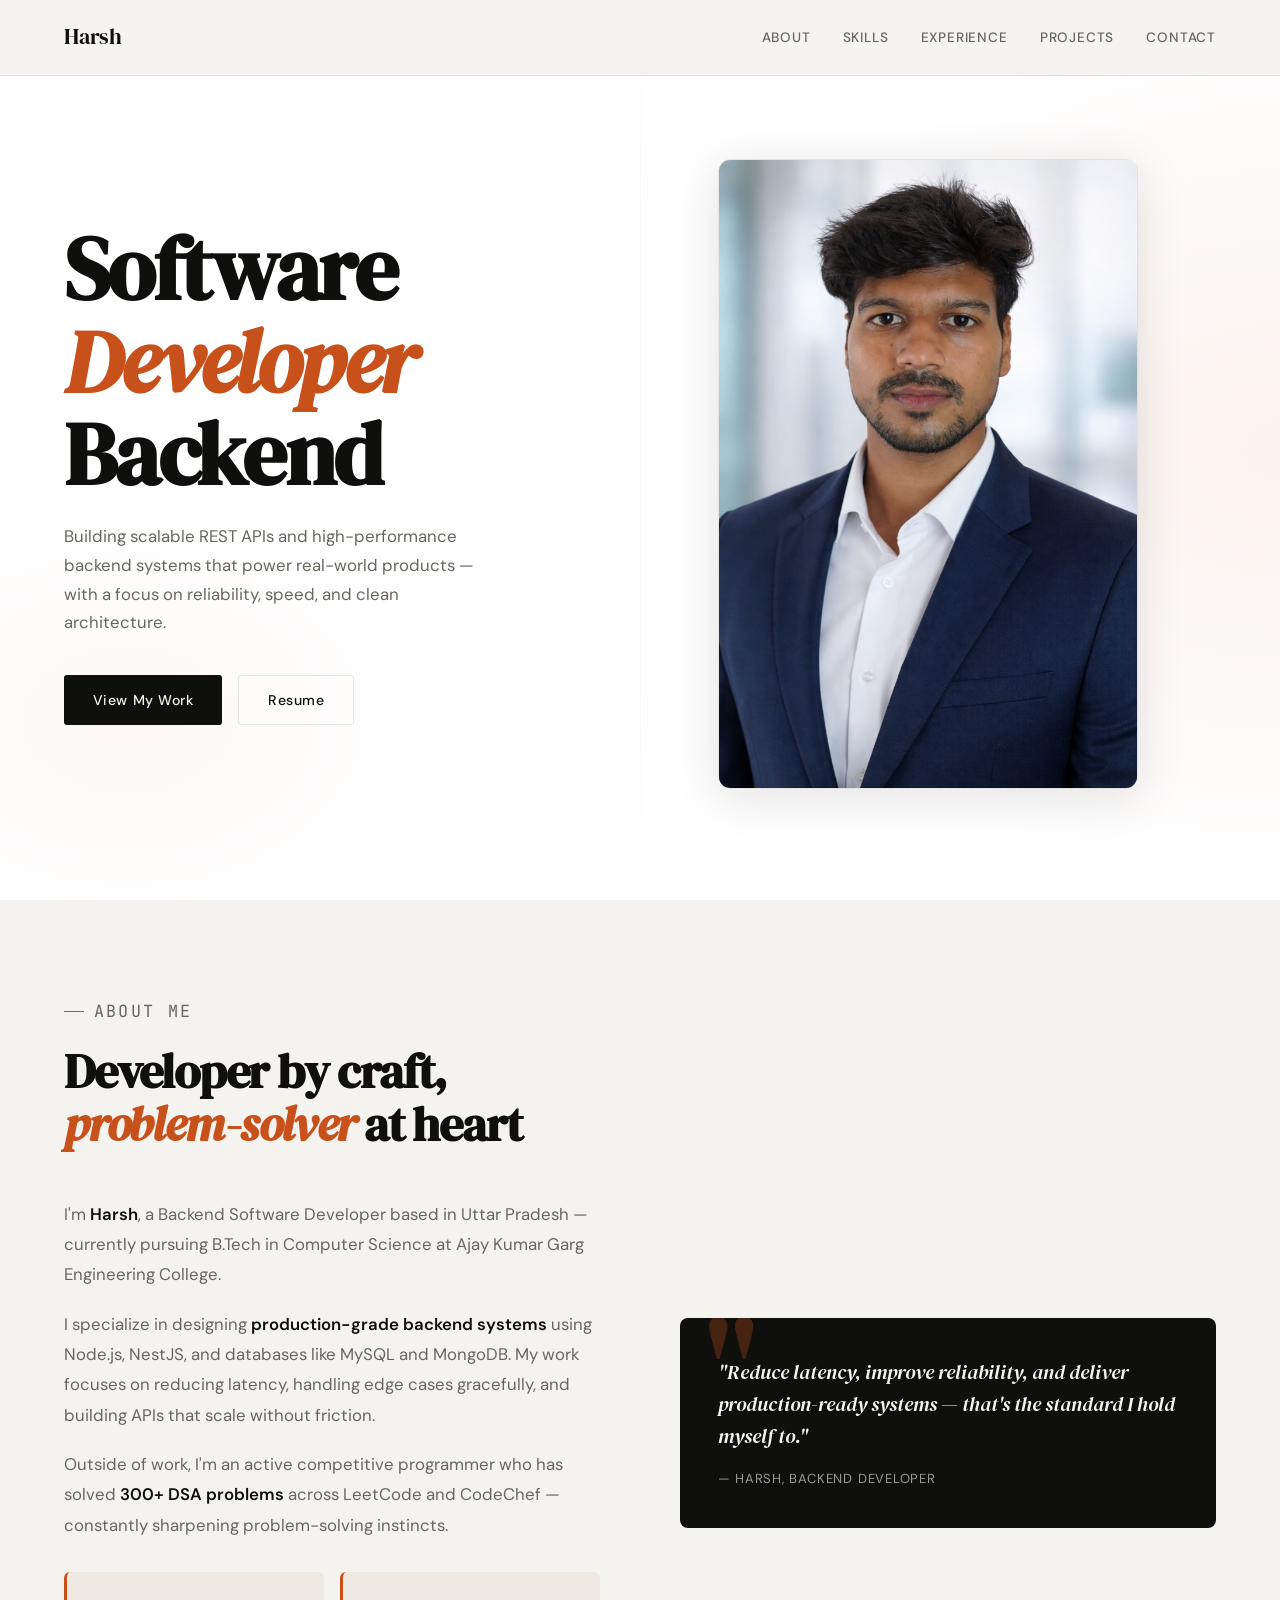
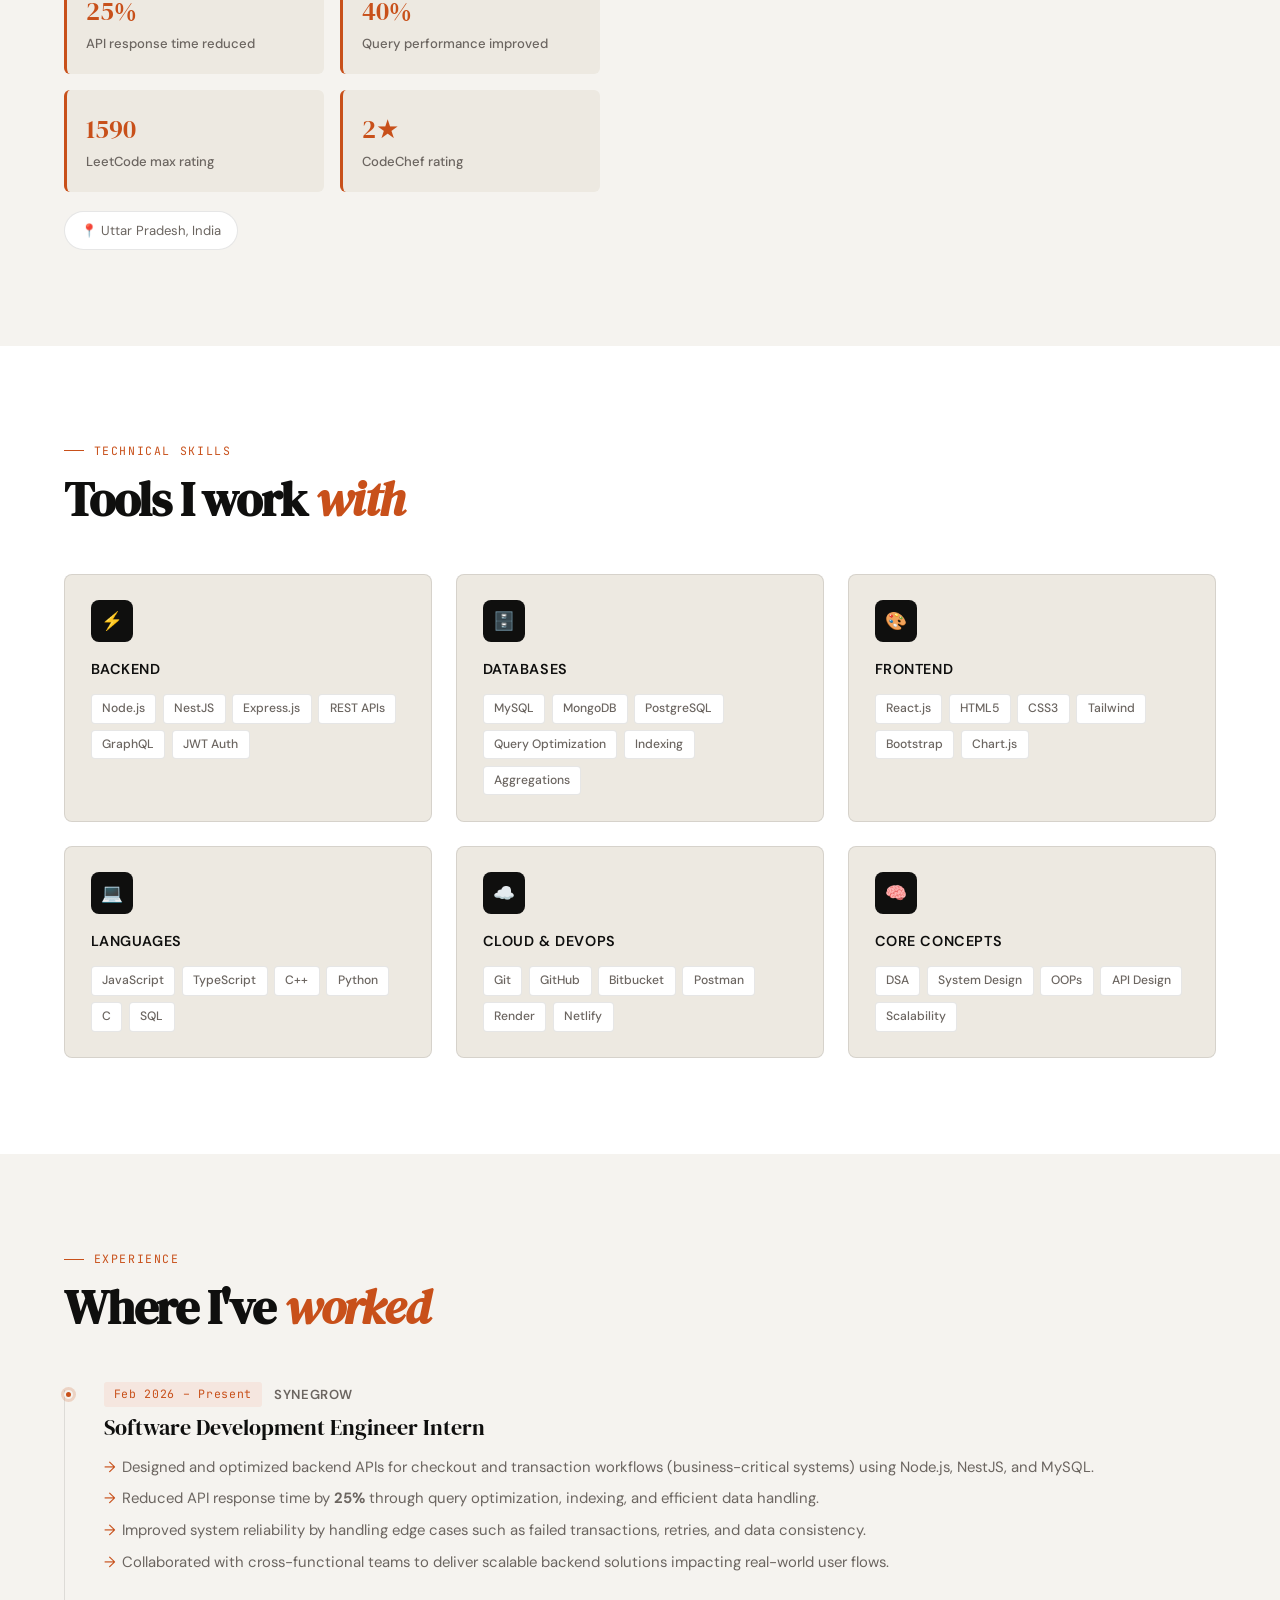
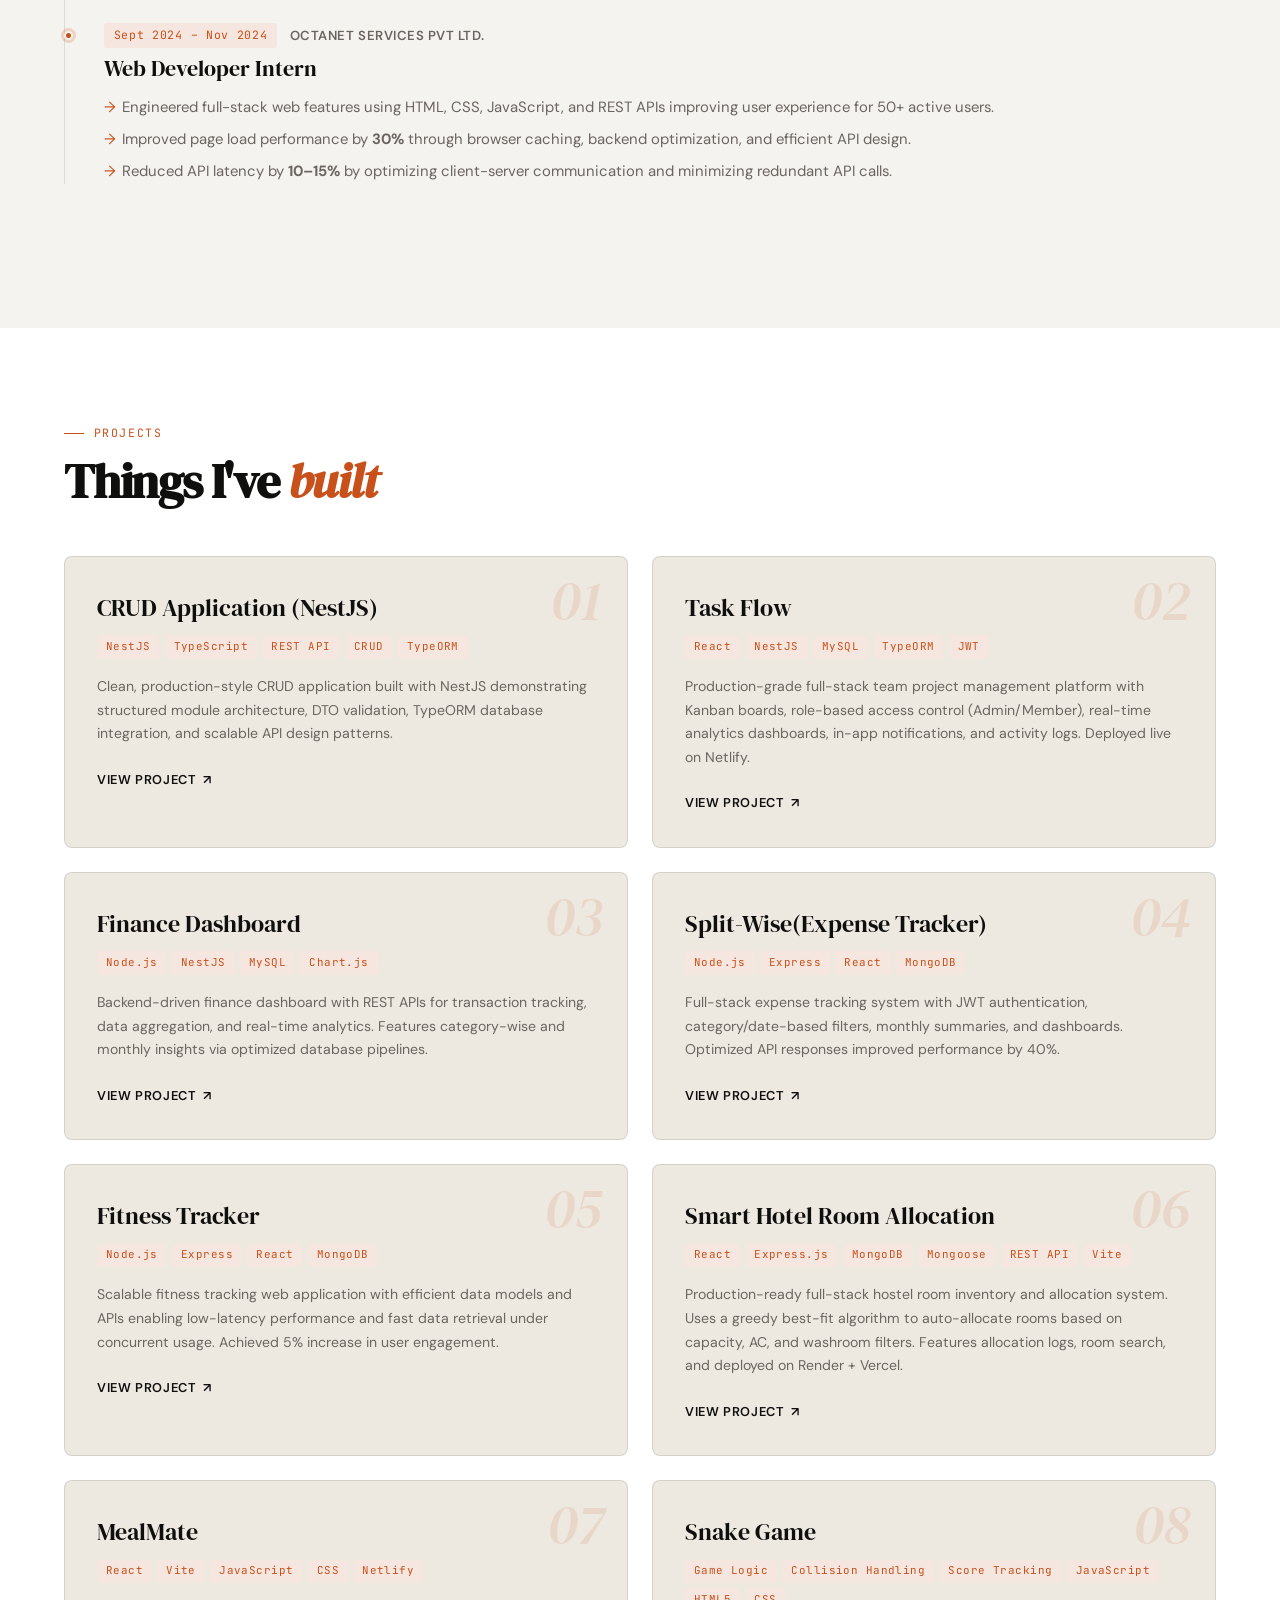
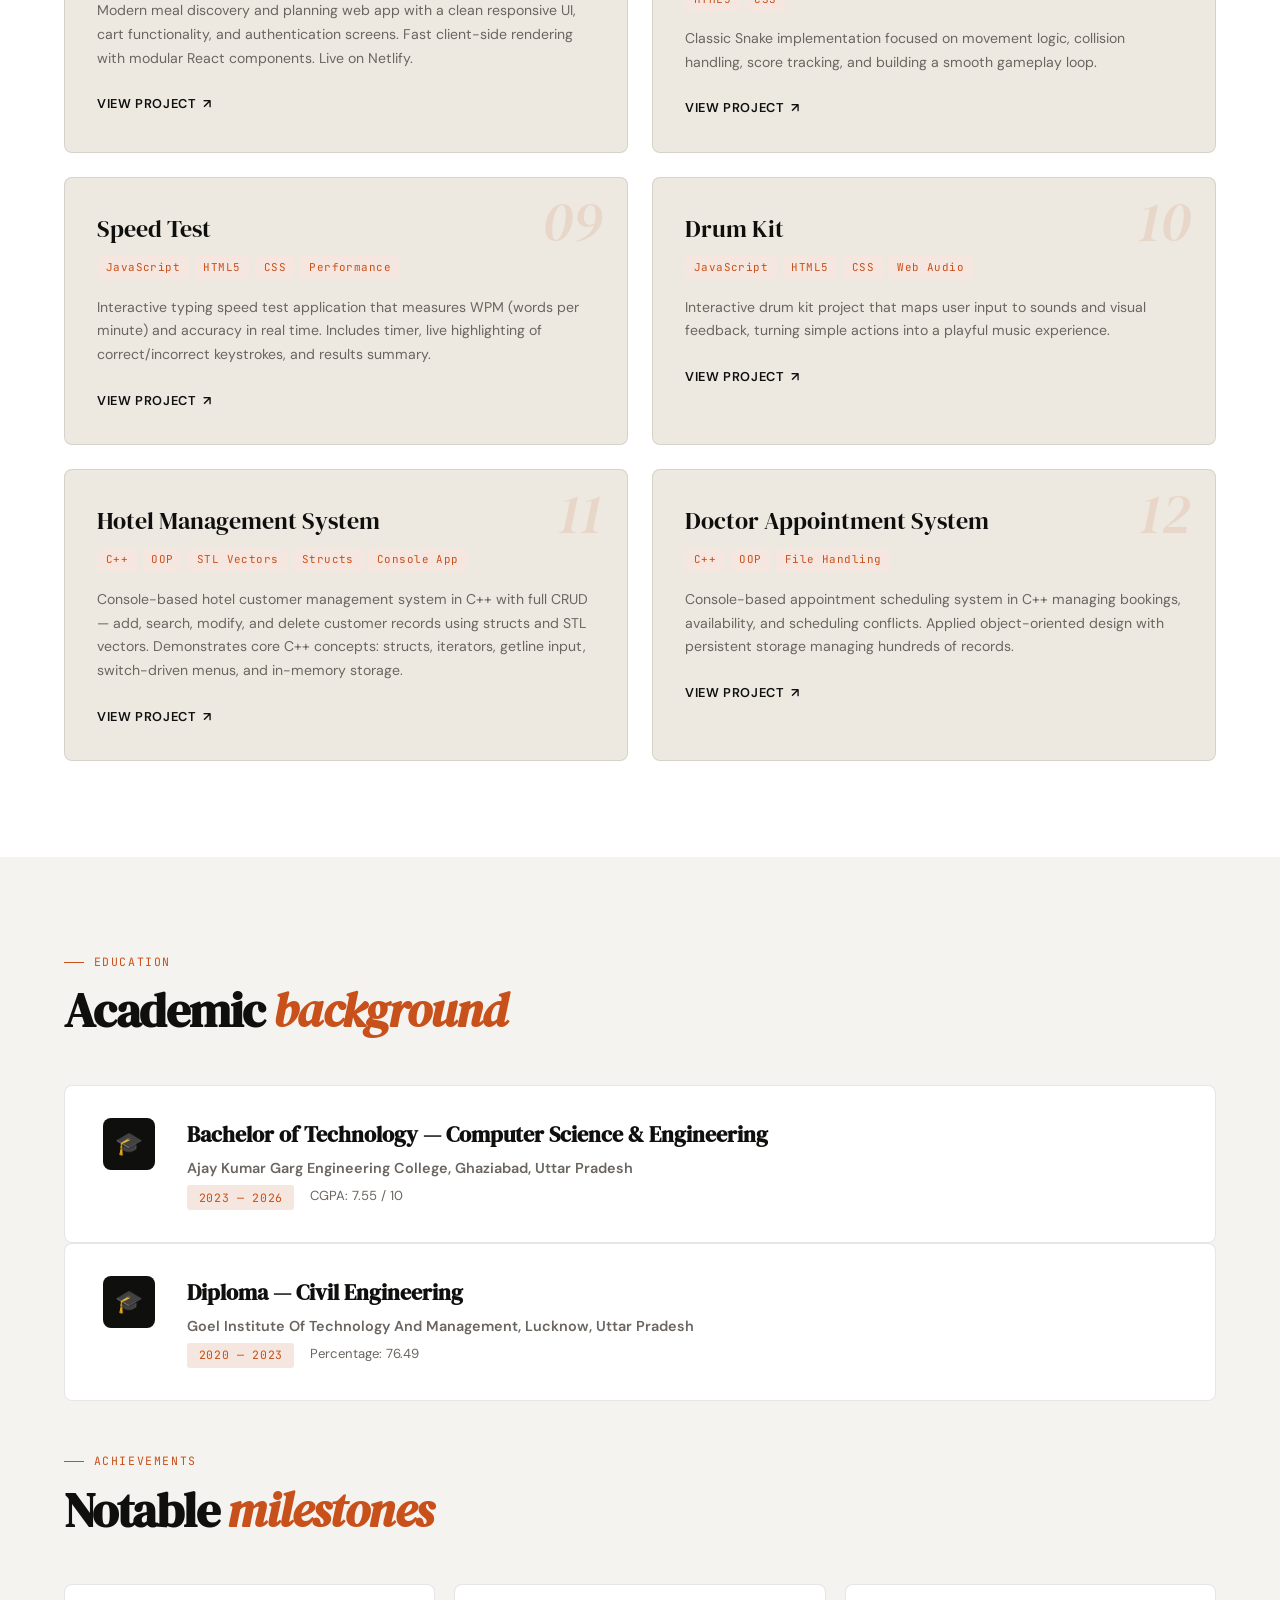
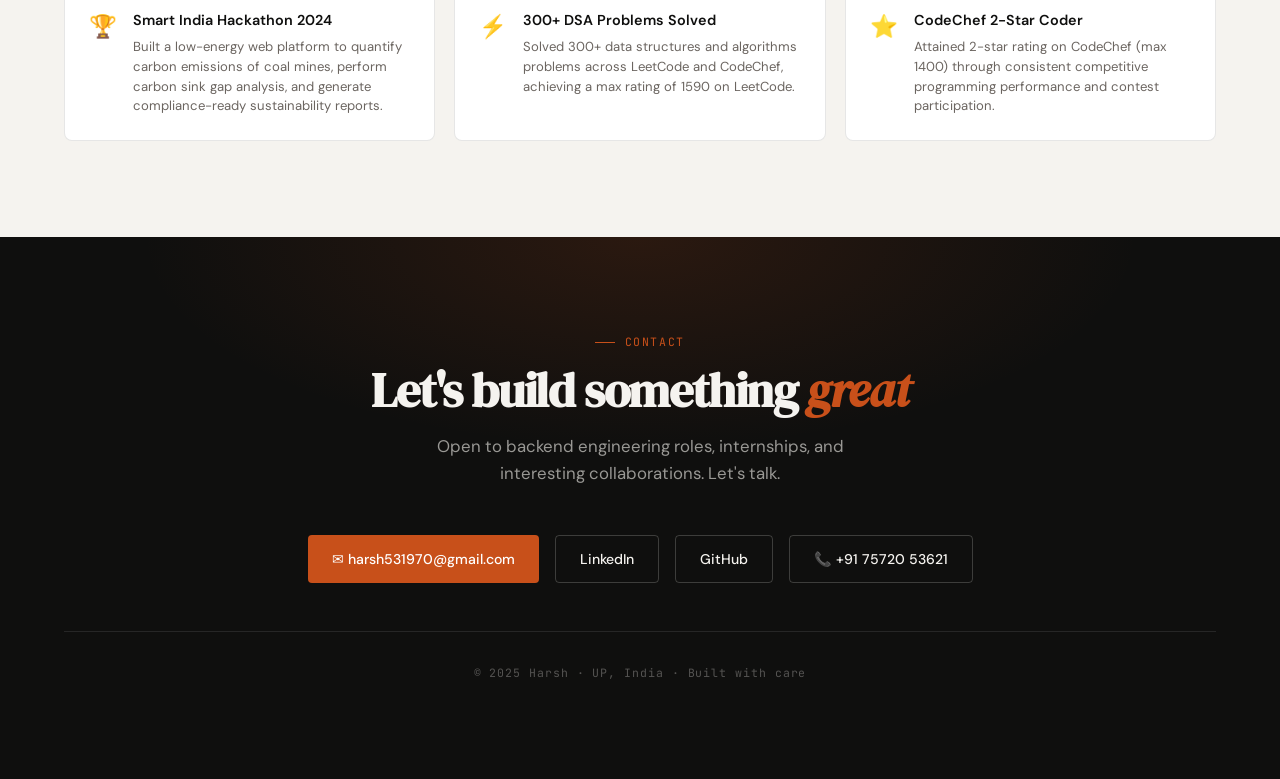
<file: index.html>
<!DOCTYPE html>
<html lang="en">

<head>
  <meta charset="UTF-8">
  <meta name="viewport" content="width=device-width, initial-scale=1.0">
  <title>Harsh — Backend Software Developer</title>
  <link rel="preconnect" href="https://fonts.googleapis.com">
  <link
    href="https://fonts.googleapis.com/css2?family=DM+Serif+Display:ital@0;1&family=DM+Sans:wght@300;400;500;600&family=JetBrains+Mono:wght@400;600&display=swap"
    rel="stylesheet">
  <link rel="stylesheet" href="style.css">
</head>

<body>

  <!-- NAV -->
  <nav id="navbar">
    <a href="#hero" class="nav-logo">Harsh</a>
    <ul class="nav-links" id="navLinks">
      <li><a href="#about" onclick="closeNav()">About</a></li>
      <li><a href="#skills" onclick="closeNav()">Skills</a></li>
      <li><a href="#experience" onclick="closeNav()">Experience</a></li>
      <li><a href="#projects" onclick="closeNav()">Projects</a></li>
      <li><a href="#contact" onclick="closeNav()">Contact</a></li>
    </ul>
    <button class="burger" id="burger" onclick="toggleNav()" aria-label="Menu">
      <span></span><span></span><span></span>
    </button>
  </nav>

  <!-- HERO -->
  <section id="hero">
    <div class="hero-bg"></div>
    <div class="hero-grid-lines"></div>

    <div class="hero-text">
      <!-- <p class="hero-eyebrow">Available for opportunities</p> -->
      <h1>Software<br><em>Developer</em><br>Backend</h1>
      <p class="hero-sub">Building scalable REST APIs and high-performance backend systems that power real-world
        products — with a focus on reliability, speed, and clean architecture.</p>
      <div class="hero-cta">
        <a href="#projects" class="btn-primary">View My Work</a>
        <a href="https://drive.google.com/file/d/17ZhQxYGZKWLHVPjp_nQ4yi4LwKjJM18q/view?usp=drive_link" target="_blank"
          class="btn-outline">Resume</a>
      </div>
    </div>

    <div class="hero-right">
      <div class="hero-photo-wrap">
        <img src="./images/Passport_Size_Photo.jpg" alt="Harsh" class="hero-photo">
      </div>
    </div>
    </div>
    </div>
  </section>

  <!-- ABOUT -->
  <section id="about">
    <div class="about-grid reveal">
      <div class="about-text">
        <p class="section-label">About Me</p>
        <h2>Developer by craft,<br><em>problem-solver</em> at heart</h2>
        <p>I'm <strong>Harsh</strong>, a Backend Software Developer based in Uttar Pradesh — currently pursuing B.Tech
          in Computer Science at Ajay Kumar Garg Engineering College.</p>
        <p>I specialize in designing <strong>production-grade backend systems</strong> using Node.js, NestJS, and
          databases like MySQL and MongoDB. My work focuses on reducing latency, handling edge cases gracefully, and
          building APIs that scale without friction.</p>
        <p>Outside of work, I'm an active competitive programmer who has solved <strong>300+ DSA problems</strong>
          across LeetCode and CodeChef — constantly sharpening problem-solving instincts.</p>
        <div class="about-highlights">
          <div class="highlight-item">
            <div class="hi-num">25%</div>
            <div class="hi-label">API response time reduced</div>
          </div>
          <div class="highlight-item">
            <div class="hi-num">40%</div>
            <div class="hi-label">Query performance improved</div>
          </div>
          <div class="highlight-item">
            <div class="hi-num">1590</div>
            <div class="hi-label">LeetCode max rating</div>
          </div>
          <div class="highlight-item">
            <div class="hi-num">2★</div>
            <div class="hi-label">CodeChef rating</div>
          </div>
        </div>
        <div class="location-chip">📍 Uttar Pradesh, India</div>
      </div>
      <div class="about-visual reveal reveal-delay-2">
        <div class="about-quote-block">
          <blockquote>"Reduce latency, improve reliability, and deliver production-ready systems — that's the standard I
            hold myself to."</blockquote>
          <cite>— Harsh, Backend Developer</cite>
        </div>
      </div>
    </div>
  </section>

  <!-- SKILLS -->
  <section id="skills">
    <p class="section-label reveal">Technical Skills</p>
    <h2 class="reveal">Tools I work <em>with</em></h2>
    <div class="skills-grid">
      <div class="skill-card reveal">
        <div class="skill-card-icon">⚡</div>
        <h3>Backend</h3>
        <div class="skill-tags">
          <span class="skill-tag">Node.js</span>
          <span class="skill-tag">NestJS</span>
          <span class="skill-tag">Express.js</span>
          <span class="skill-tag">REST APIs</span>
          <span class="skill-tag">GraphQL</span>
          <span class="skill-tag">JWT Auth</span>
        </div>
      </div>
      <div class="skill-card reveal reveal-delay-1">
        <div class="skill-card-icon">🗄️</div>
        <h3>Databases</h3>
        <div class="skill-tags">
          <span class="skill-tag">MySQL</span>
          <span class="skill-tag">MongoDB</span>
          <span class="skill-tag">PostgreSQL</span>
          <span class="skill-tag">Query Optimization</span>
          <span class="skill-tag">Indexing</span>
          <span class="skill-tag">Aggregations</span>
        </div>
      </div>
      <div class="skill-card reveal reveal-delay-2">
        <div class="skill-card-icon">🎨</div>
        <h3>Frontend</h3>
        <div class="skill-tags">
          <span class="skill-tag">React.js</span>
          <span class="skill-tag">HTML5</span>
          <span class="skill-tag">CSS3</span>
          <span class="skill-tag">Tailwind</span>
          <span class="skill-tag">Bootstrap</span>
          <span class="skill-tag">Chart.js</span>
        </div>
      </div>
      <div class="skill-card reveal">
        <div class="skill-card-icon">💻</div>
        <h3>Languages</h3>
        <div class="skill-tags">
          <span class="skill-tag">JavaScript</span>
          <span class="skill-tag">TypeScript</span>
          <span class="skill-tag">C++</span>
          <span class="skill-tag">Python</span>
          <span class="skill-tag">C</span>
          <span class="skill-tag">SQL</span>
        </div>
      </div>
      <div class="skill-card reveal reveal-delay-1">
        <div class="skill-card-icon">☁️</div>
        <h3>Cloud & DevOps</h3>
        <div class="skill-tags">
          <span class="skill-tag">Git</span>
          <span class="skill-tag">GitHub</span>
          <span class="skill-tag">Bitbucket</span>
          <span class="skill-tag">Postman</span>
          <span class="skill-tag">Render</span>
          <span class="skill-tag">Netlify</span>
        </div>
      </div>
      <div class="skill-card reveal reveal-delay-2">
        <div class="skill-card-icon">🧠</div>
        <h3>Core Concepts</h3>
        <div class="skill-tags">
          <span class="skill-tag">DSA</span>
          <span class="skill-tag">System Design</span>
          <span class="skill-tag">OOPs</span>
          <span class="skill-tag">API Design</span>
          <span class="skill-tag">Scalability</span>
        </div>
      </div>
    </div>
  </section>

  <!-- EXPERIENCE -->
  <section id="experience">
    <p class="section-label reveal">Experience</p>
    <h2 class="reveal">Where I've <em>worked</em></h2>
    <div class="timeline reveal">
      <div class="timeline-item">
        <div class="tl-meta">
          <span class="tl-date">Feb 2026 – Present</span>
          <span class="tl-company">SyneGrow</span>
        </div>
        <div class="tl-role">Software Development Engineer Intern</div>
        <ul class="tl-points">
          <li>Designed and optimized backend APIs for checkout and transaction workflows (business-critical systems)
            using Node.js, NestJS, and MySQL.</li>
          <li>Reduced API response time by <strong>25%</strong> through query optimization, indexing, and efficient data
            handling.</li>
          <li>Improved system reliability by handling edge cases such as failed transactions, retries, and data
            consistency.</li>
          <li>Collaborated with cross-functional teams to deliver scalable backend solutions impacting real-world user
            flows.</li>
        </ul>
      </div>
      <div class="timeline-item">
        <div class="tl-meta">
          <span class="tl-date">Sept 2024 – Nov 2024</span>
          <span class="tl-company">OctaNet Services Pvt Ltd.</span>
        </div>
        <div class="tl-role">Web Developer Intern</div>
        <ul class="tl-points">
          <li>Engineered full-stack web features using HTML, CSS, JavaScript, and REST APIs improving user experience
            for 50+ active users.</li>
          <li>Improved page load performance by <strong>30%</strong> through browser caching, backend optimization, and
            efficient API design.</li>
          <li>Reduced API latency by <strong>10–15%</strong> by optimizing client-server communication and minimizing
            redundant API calls.</li>
        </ul>
      </div>
    </div>
  </section>

  <!-- PROJECTS -->
  <section id="projects">
    <p class="section-label reveal">Projects</p>
    <h2 class="reveal">Things I've <em>built</em></h2>
    <div class="projects-grid">

      <div class="project-card reveal">
        <div class="project-num">01</div>
        <div class="project-title">CRUD Application (NestJS)</div>
        <div class="project-stack">
          <span class="project-tech">NestJS</span>
          <span class="project-tech">TypeScript</span>
          <span class="project-tech">REST API</span>
          <span class="project-tech">CRUD</span>
          <span class="project-tech">TypeORM</span>
        </div>
        <p class="project-desc">Clean, production-style CRUD application built with NestJS demonstrating structured
          module architecture, DTO validation, TypeORM database integration, and scalable API design patterns.</p>
        <a href="https://github.com/itsharsh56/crud-application-nestjs" target="_blank" class="project-link">View
          Project</a>
      </div>

      <div class="project-card reveal reveal-delay-1">
        <div class="project-num">02</div>
        <div class="project-title">Task Flow</div>
        <div class="project-stack">
          <span class="project-tech">React</span>
          <span class="project-tech">NestJS</span>
          <span class="project-tech">MySQL</span>
          <span class="project-tech">TypeORM</span>
          <span class="project-tech">JWT</span>
        </div>
        <p class="project-desc">Production-grade full-stack team project management platform with Kanban boards,
          role-based access control (Admin/Member), real-time analytics dashboards, in-app notifications, and activity
          logs. Deployed live on Netlify.</p>
        <a href="https://github.com/itsharsh56/Task-Flow" target="_blank" class="project-link">View Project</a>
      </div>

      <div class="project-card reveal">
        <div class="project-num">03</div>
        <div class="project-title">Finance Dashboard</div>
        <div class="project-stack">
          <span class="project-tech">Node.js</span>
          <span class="project-tech">NestJS</span>
          <span class="project-tech">MySQL</span>
          <span class="project-tech">Chart.js</span>
        </div>
        <p class="project-desc">Backend-driven finance dashboard with REST APIs for transaction tracking, data
          aggregation, and real-time analytics. Features category-wise and monthly insights via optimized database
          pipelines.</p>
        <a href="https://github.com/itsharsh56/finance_dashboard" target="_blank" class="project-link">View Project</a>
      </div>

      <div class="project-card reveal reveal-delay-1">
        <div class="project-num">04</div>
        <div class="project-title">Split-Wise(Expense Tracker)</div>
        <div class="project-stack">
          <span class="project-tech">Node.js</span>
          <span class="project-tech">Express</span>
          <span class="project-tech">React</span>
          <span class="project-tech">MongoDB</span>
        </div>
        <p class="project-desc">Full-stack expense tracking system with JWT authentication, category/date-based filters,
          monthly summaries, and dashboards. Optimized API responses improved performance by 40%.</p>
        <a href="https://github.com/itsharsh56/split-wise" target="_blank" class="project-link">View Project</a>
      </div>

      <div class="project-card reveal">
        <div class="project-num">05</div>
        <div class="project-title">Fitness Tracker</div>
        <div class="project-stack">
          <span class="project-tech">Node.js</span>
          <span class="project-tech">Express</span>
          <span class="project-tech">React</span>
          <span class="project-tech">MongoDB</span>
        </div>
        <p class="project-desc">Scalable fitness tracking web application with efficient data models and APIs enabling
          low-latency performance and fast data retrieval under concurrent usage. Achieved 5% increase in user
          engagement.</p>
        <a href="https://github.com/itsharsh56/fitnness-tracker" target="_blank" class="project-link">View Project</a>
      </div>

      <div class="project-card reveal reveal-delay-1">
        <div class="project-num">06</div>
        <div class="project-title">Smart Hotel Room Allocation</div>
        <div class="project-stack">
          <span class="project-tech">React</span>
          <span class="project-tech">Express.js</span>
          <span class="project-tech">MongoDB</span>
          <span class="project-tech">Mongoose</span>
          <span class="project-tech">REST API</span>
          <span class="project-tech">Vite</span>
        </div>
        <p class="project-desc">Production-ready full-stack hostel room inventory and allocation system. Uses a greedy
          best-fit algorithm to auto-allocate rooms based on capacity, AC, and washroom filters. Features allocation
          logs, room search, and deployed on Render + Vercel.</p>
        <a href="https://github.com/itsharsh56/Smart_Hotel_Room_Allocation" target="_blank" class="project-link">View
          Project</a>
      </div>

      <div class="project-card reveal">
        <div class="project-num">07</div>
        <div class="project-title">MealMate</div>
        <div class="project-stack">
          <span class="project-tech">React</span>
          <span class="project-tech">Vite</span>
          <span class="project-tech">JavaScript</span>
          <span class="project-tech">CSS</span>
          <span class="project-tech">Netlify</span>
        </div>
        <p class="project-desc">Modern meal discovery and planning web app with a clean responsive UI, cart
          functionality, and authentication screens. Fast client-side rendering with modular React components. Live on
          Netlify.</p>
        <a href="https://github.com/itsharsh56/mealmate" target="_blank" class="project-link">View Project</a>
      </div>

      <div class="project-card reveal reveal-delay-1">
        <div class="project-num">08</div>
        <div class="project-title">Snake Game</div>
        <div class="project-stack">
          <span class="project-tech">Game Logic</span>
          <span class="project-tech">Collision Handling</span>
          <span class="project-tech">Score Tracking</span>
          <span class="project-tech">JavaScript</span>
          <span class="project-tech">HTML5</span>
          <span class="project-tech">CSS</span>
        </div>
        <p class="project-desc">Classic Snake implementation focused on movement logic, collision handling, score
          tracking, and building a smooth gameplay loop.</p>
        <a href="https://github.com/itsharsh56/Snake-Game" target="_blank" class="project-link">View Project</a>
      </div>

      <div class="project-card reveal">
        <div class="project-num">09</div>
        <div class="project-title">Speed Test</div>
        <div class="project-stack">
          <span class="project-tech">JavaScript</span>
          <span class="project-tech">HTML5</span>
          <span class="project-tech">CSS</span>
          <span class="project-tech">Performance</span>
        </div>
        <p class="project-desc">Interactive typing speed test application that measures WPM (words per minute) and
          accuracy in real time. Includes timer, live highlighting of correct/incorrect keystrokes, and results summary.
        </p>
        <a href="https://github.com/itsharsh56/speed-test" target="_blank" class="project-link">View Project</a>
      </div>

      <div class="project-card reveal reveal-delay-1">
        <div class="project-num">10</div>
        <div class="project-title">Drum Kit</div>
        <div class="project-stack">
          <span class="project-tech">JavaScript</span>
          <span class="project-tech">HTML5</span>
          <span class="project-tech">CSS</span>
          <span class="project-tech">Web Audio</span>
        </div>
        <p class="project-desc">Interactive drum kit project that maps user input to sounds and visual feedback,
          turning simple actions into a playful music experience.</p>
        <a href="https://github.com/itsharsh56/drum_kit" target="_blank" class="project-link">View Project</a>
      </div>

      <div class="project-card reveal">
        <div class="project-num">11</div>
        <div class="project-title">Hotel Management System</div>
        <div class="project-stack">
          <span class="project-tech">C++</span>
          <span class="project-tech">OOP</span>
          <span class="project-tech">STL Vectors</span>
          <span class="project-tech">Structs</span>
          <span class="project-tech">Console App</span>
        </div>
        <p class="project-desc">Console-based hotel customer management system in C++ with full CRUD — add, search,
          modify, and delete customer records using structs and STL vectors. Demonstrates core C++ concepts: structs,
          iterators, getline input, switch-driven menus, and in-memory storage.</p>
        <a href="https://github.com/itsharsh56/Hotel_management" target="_blank" class="project-link">View Project</a>
      </div>

      <div class="project-card reveal reveal-delay-1">
        <div class="project-num">12</div>
        <div class="project-title">Doctor Appointment System</div>
        <div class="project-stack">
          <span class="project-tech">C++</span>
          <span class="project-tech">OOP</span>
          <span class="project-tech">File Handling</span>
        </div>
        <p class="project-desc">Console-based appointment scheduling system in C++ managing bookings, availability, and
          scheduling conflicts. Applied object-oriented design with persistent storage managing hundreds of records.</p>
        <a href="https://github.com/itsharsh56/doctor_appointment" target="_blank" class="project-link">View Project</a>
      </div>
    </div>
  </section>

  <!-- EDUCATION -->
  <section id="education">
    <p class="section-label reveal">Education</p>
    <h2 class="reveal">Academic <em>background</em></h2>
    <div class="edu-card reveal">
      <div class="edu-icon">🎓</div>
      <div class="edu-details">
        <h3>Bachelor of Technology — Computer Science & Engineering</h3>
        <p class="edu-school">Ajay Kumar Garg Engineering College, Ghaziabad, Uttar Pradesh</p>
        <div class="edu-meta">
          <span class="edu-badge">2023 — 2026</span>
          <span>CGPA: 7.55 / 10</span>
        </div>
      </div>
    </div>

    <div class="edu-card reveal">
      <div class="edu-icon">🎓</div>
      <div class="edu-details">
        <h3>Diploma — Civil Engineering</h3>
        <p class="edu-school">Goel Institute Of Technology And Management, Lucknow, Uttar Pradesh</p>
        <div class="edu-meta">
          <span class="edu-badge">2020 — 2023</span>
          <span>Percentage: 76.49</span>
        </div>
      </div>
    </div>


    <!-- Achievements -->
    <br><br>
    <p class="section-label reveal">Achievements</p>
    <h2 class="reveal">Notable <em>milestones</em></h2>
    <div class="achievements-list">
      <div class="achievement-item reveal">
        <div class="ach-icon">🏆</div>
        <div class="ach-text">
          <h4>Smart India Hackathon 2024</h4>
          <p>Built a low-energy web platform to quantify carbon emissions of coal mines, perform carbon sink gap
            analysis, and generate compliance-ready sustainability reports.</p>
        </div>
      </div>
      <div class="achievement-item reveal reveal-delay-1">
        <div class="ach-icon">⚡</div>
        <div class="ach-text">
          <h4>300+ DSA Problems Solved</h4>
          <p>Solved 300+ data structures and algorithms problems across LeetCode and CodeChef, achieving a max rating of
            1590 on LeetCode.</p>
        </div>
      </div>
      <div class="achievement-item reveal reveal-delay-2">
        <div class="ach-icon">⭐</div>
        <div class="ach-text">
          <h4>CodeChef 2-Star Coder</h4>
          <p>Attained 2-star rating on CodeChef (max 1400) through consistent competitive programming performance and
            contest participation.</p>
        </div>
      </div>
    </div>
  </section>

  <!-- CONTACT -->
  <section id="contact">
    <p class="section-label reveal">Contact</p>
    <h2 class="reveal">Let's build something <em>great</em></h2>
    <p class="contact-sub reveal">Open to backend engineering roles, internships, and interesting collaborations. Let's
      talk.</p>
    <div class="contact-links reveal">
      <a href="mailto:harsh531970@gmail.com" class="contact-link primary">✉ harsh531970@gmail.com</a>
      <a href="https://www.linkedin.com/in/harshvr/" target="_blank" class="contact-link secondary">LinkedIn</a>
      <a href="https://github.com/itsharsh56" target="_blank" class="contact-link secondary">GitHub</a>
      <a href="tel:+917572053621" class="contact-link secondary">📞 +91 75720 53621</a>
    </div>
    <p class="contact-footer reveal">© 2025 Harsh · UP, India · Built with care</p>
  </section>

  <script src="script.js"></script>
</body>

</html>
</file>
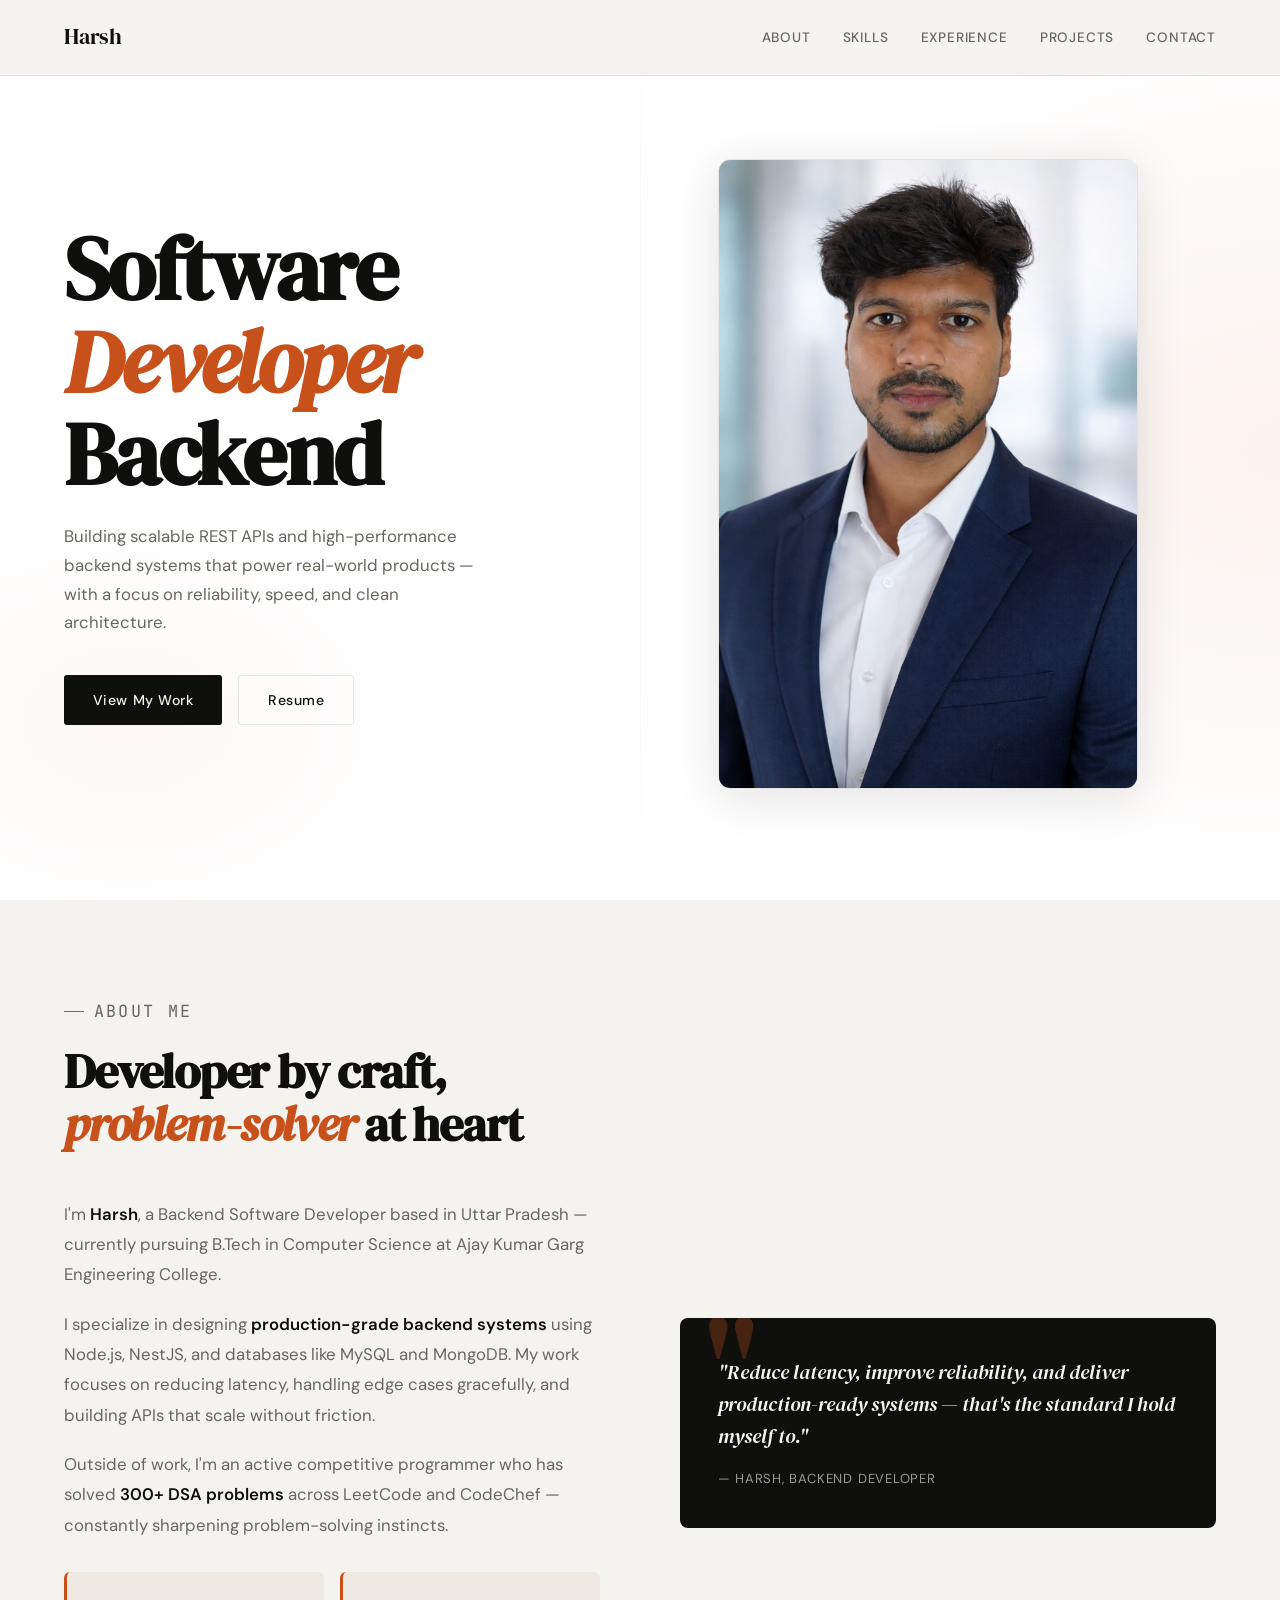
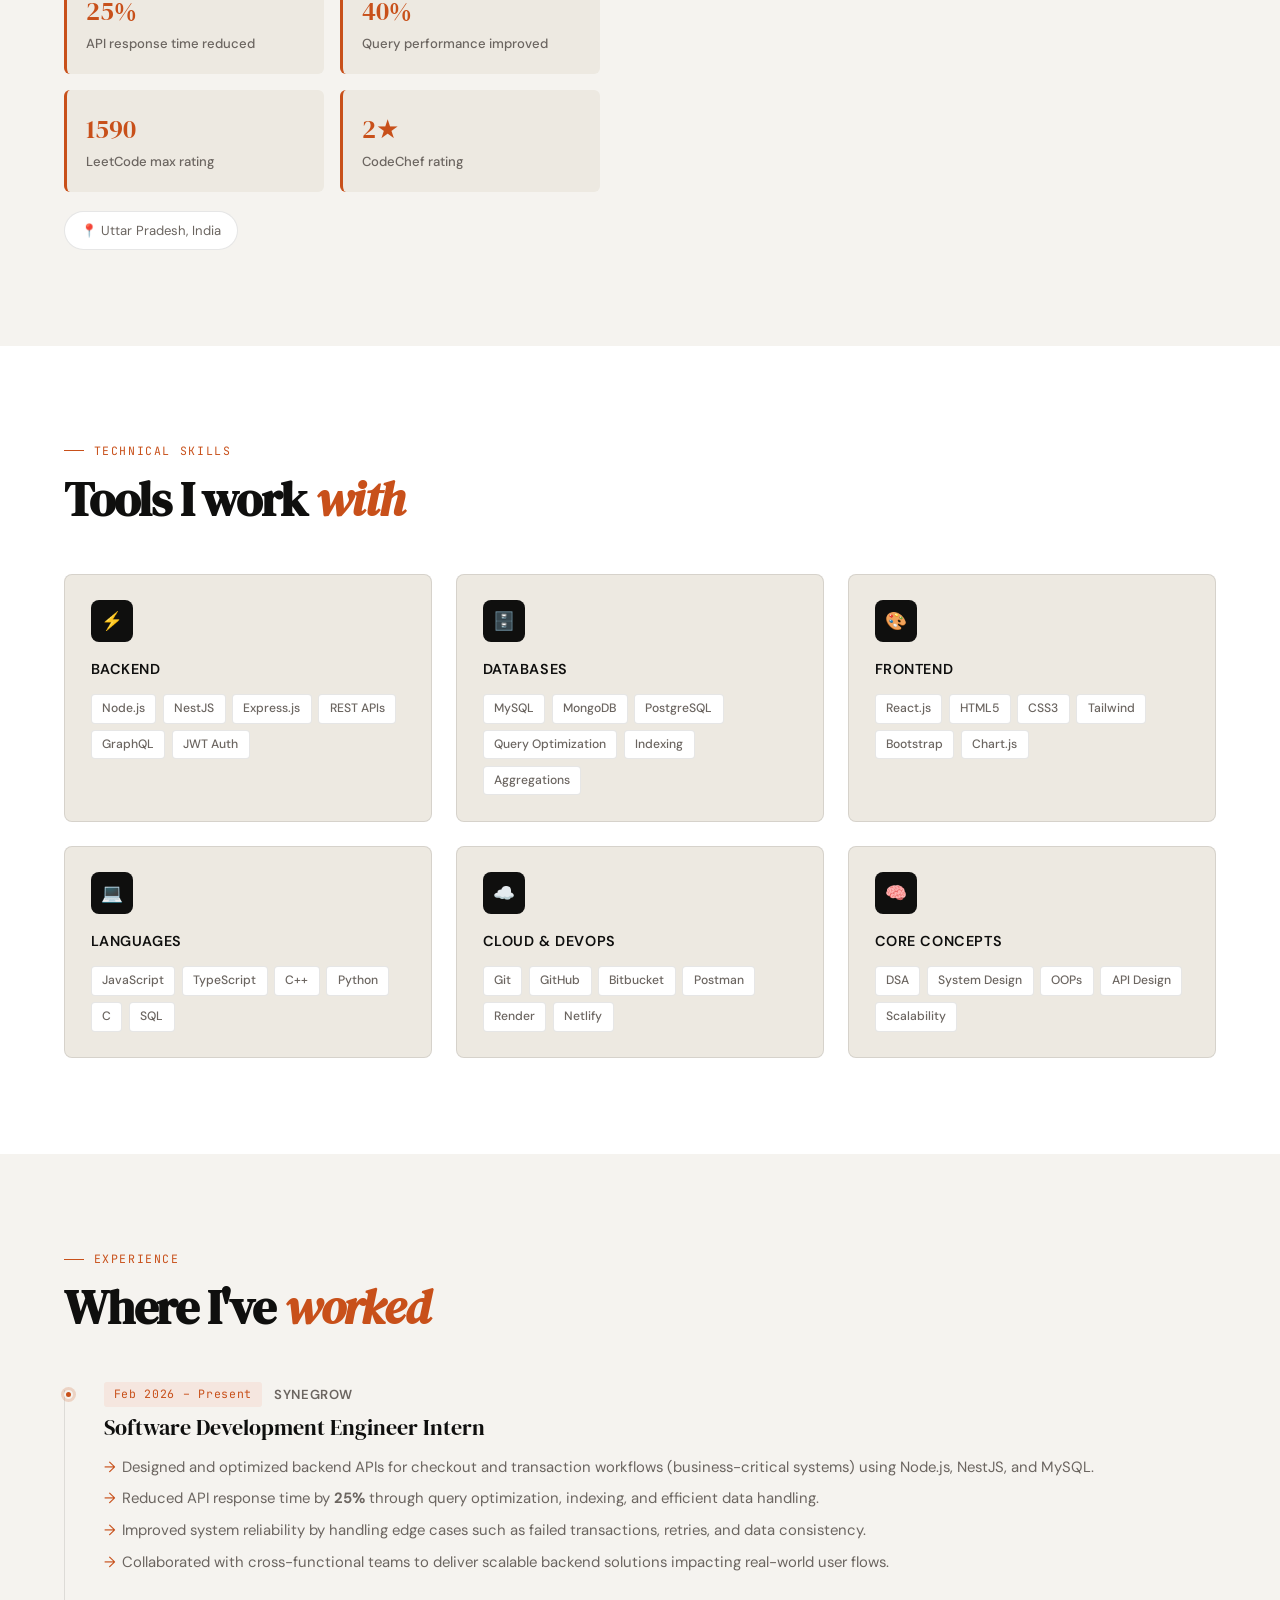
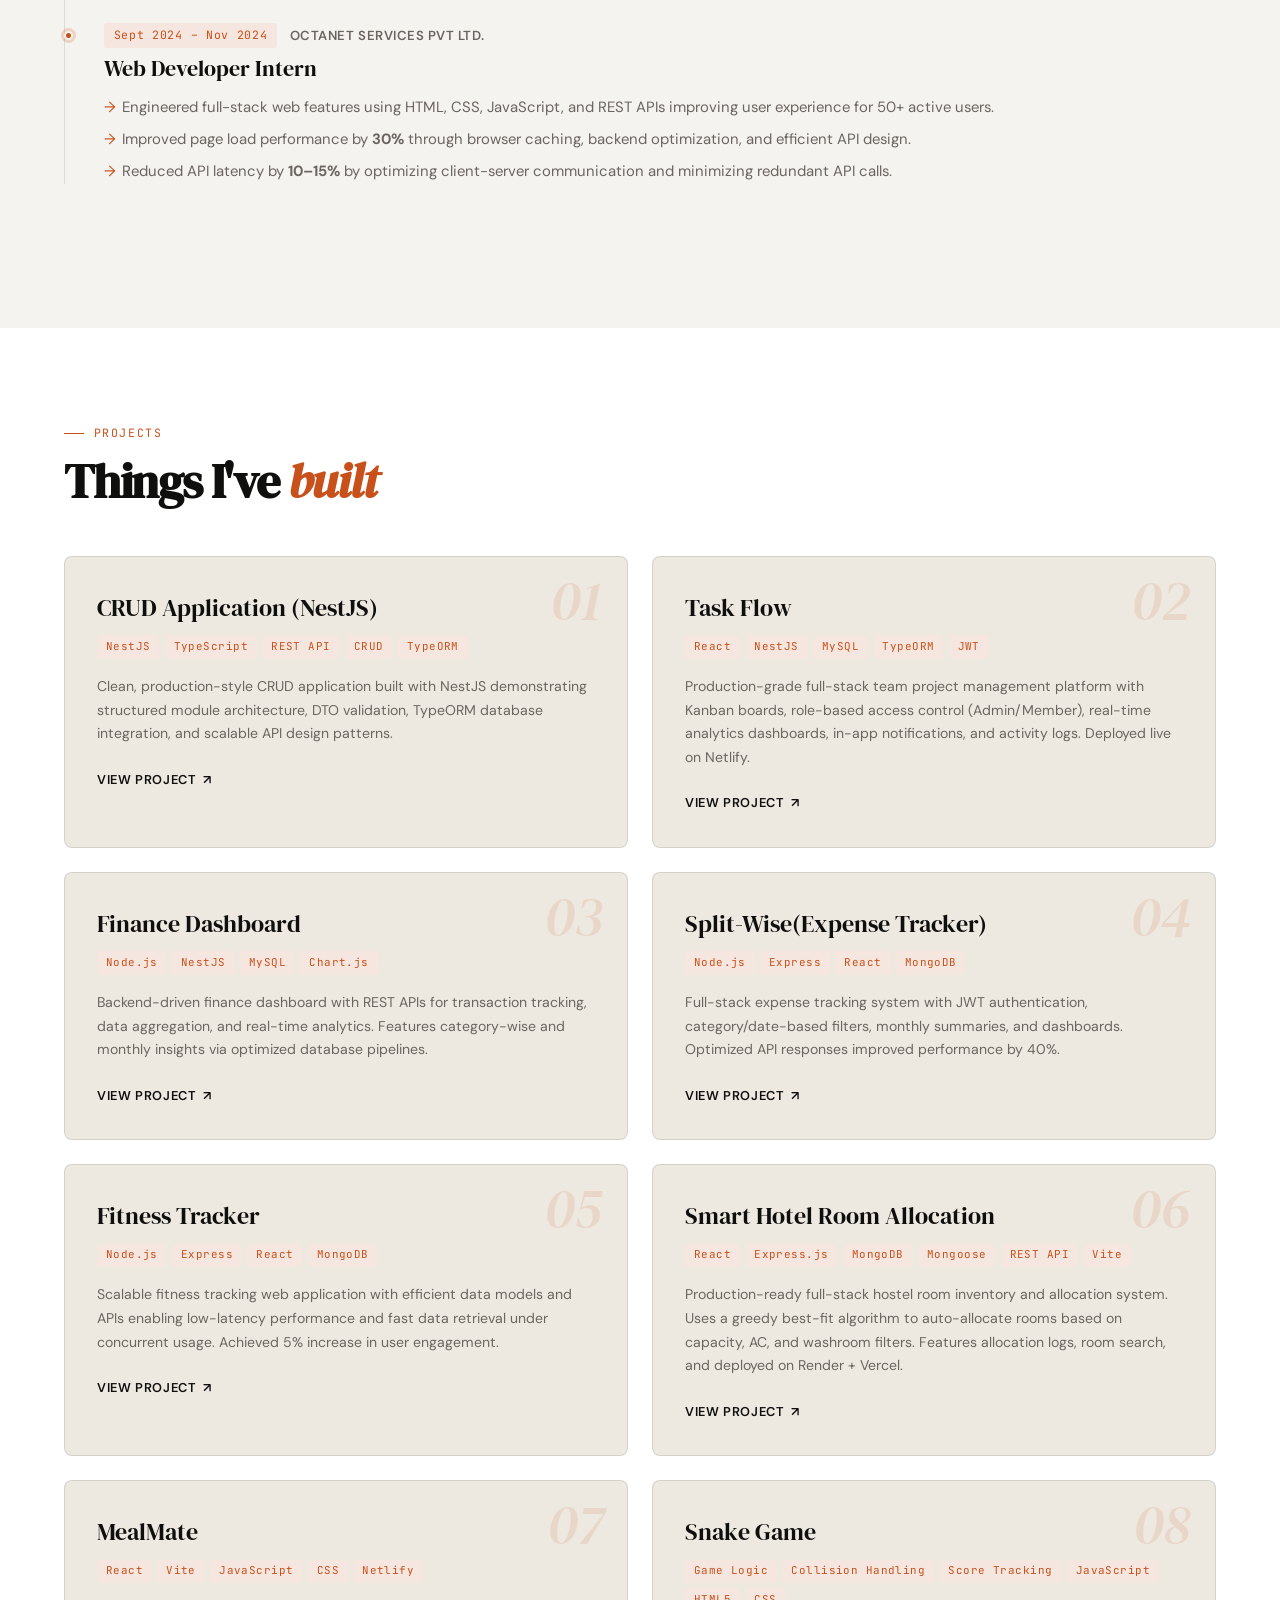
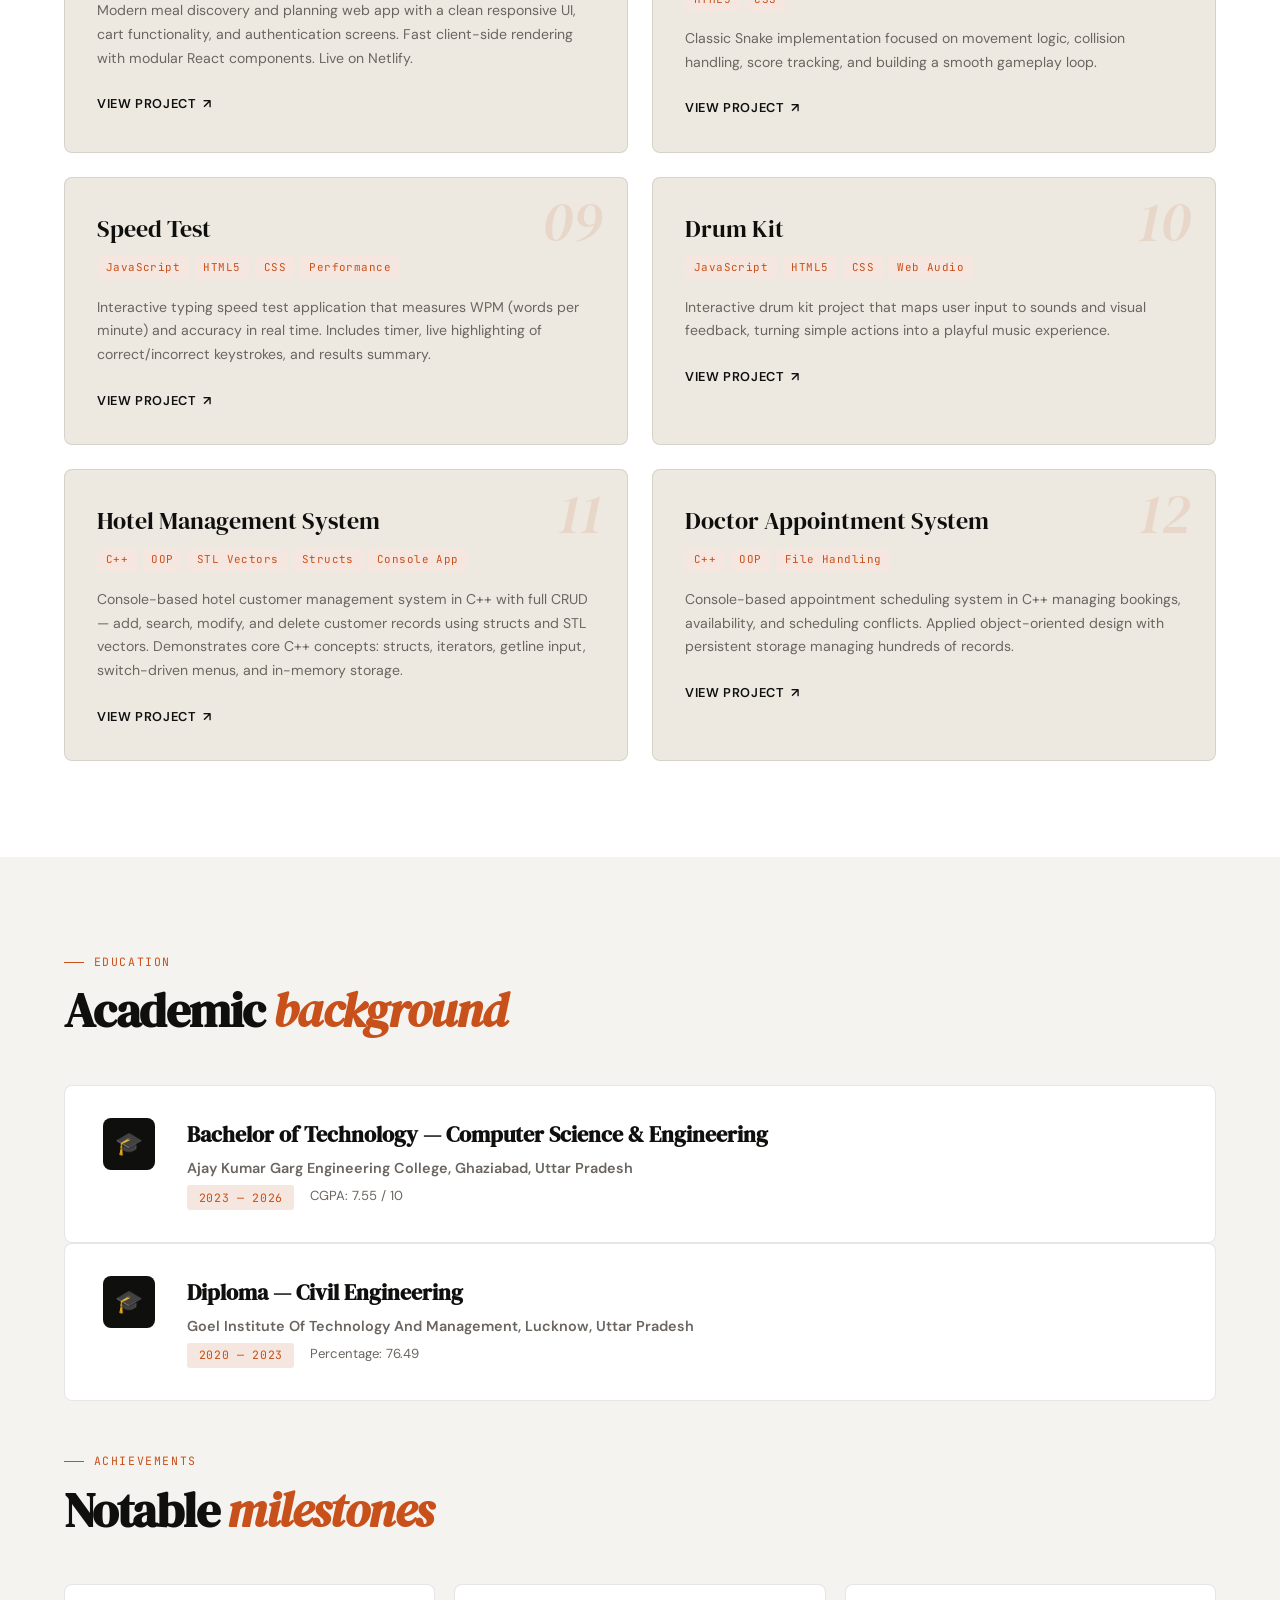
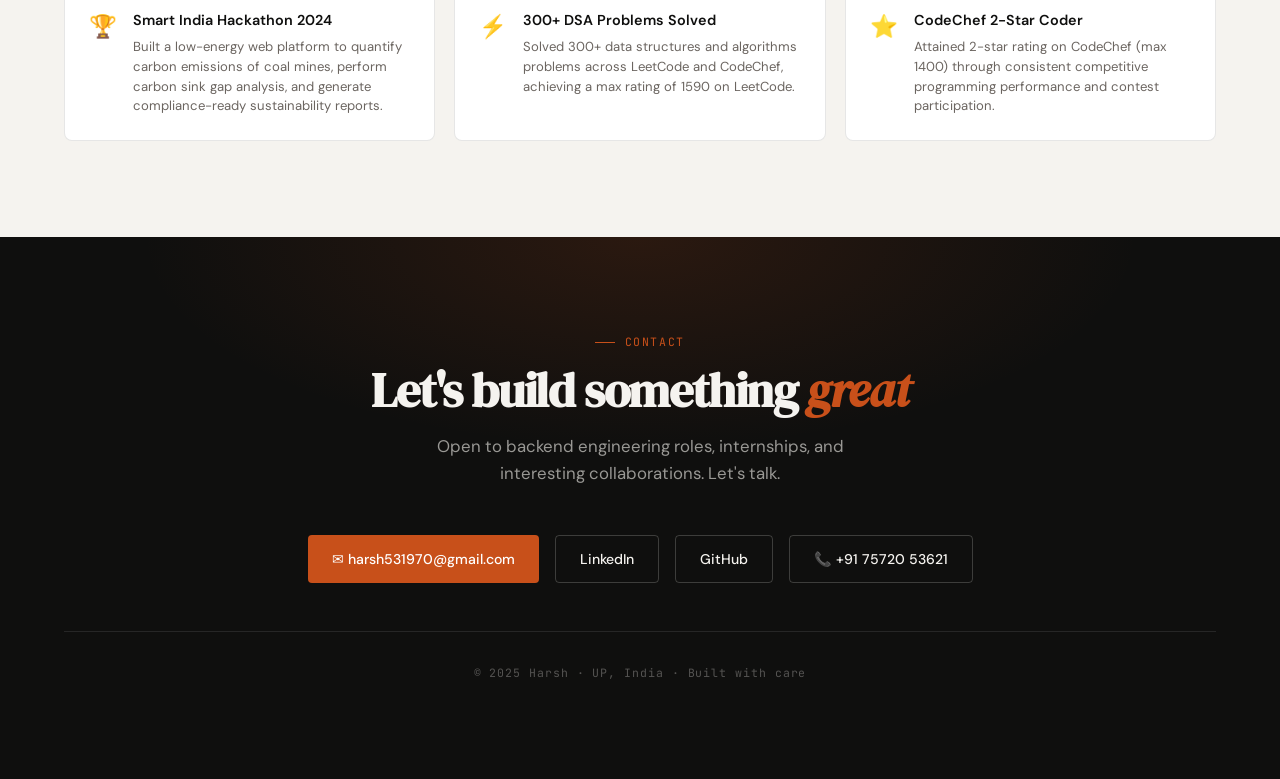
<file: harsh_portfolio.html>
<!DOCTYPE html>
<html lang="en">

<head>
  <meta charset="UTF-8">
  <meta name="viewport" content="width=device-width, initial-scale=1.0">
  <title>Harsh — Backend Software Developer</title>
  <link rel="preconnect" href="https://fonts.googleapis.com">
  <link
    href="https://fonts.googleapis.com/css2?family=DM+Serif+Display:ital@0;1&family=DM+Sans:wght@300;400;500;600&family=JetBrains+Mono:wght@400;600&display=swap"
    rel="stylesheet">
  <link rel="stylesheet" href="style.css">
</head>

<body>

  <!-- NAV -->
  <nav id="navbar">
    <a href="#hero" class="nav-logo">Harsh</a>
    <ul class="nav-links" id="navLinks">
      <li><a href="#about" onclick="closeNav()">About</a></li>
      <li><a href="#skills" onclick="closeNav()">Skills</a></li>
      <li><a href="#experience" onclick="closeNav()">Experience</a></li>
      <li><a href="#projects" onclick="closeNav()">Projects</a></li>
      <li><a href="#contact" onclick="closeNav()">Contact</a></li>
    </ul>
    <button class="burger" id="burger" onclick="toggleNav()" aria-label="Menu">
      <span></span><span></span><span></span>
    </button>
  </nav>

  <!-- HERO -->
  <section id="hero">
    <div class="hero-bg"></div>
    <div class="hero-grid-lines"></div>

    <div class="hero-text">
      <!-- <p class="hero-eyebrow">Available for opportunities</p> -->
      <h1>Software<br><em>Developer</em><br>Backend</h1>
      <p class="hero-sub">Building scalable REST APIs and high-performance backend systems that power real-world
        products — with a focus on reliability, speed, and clean architecture.</p>
      <div class="hero-cta">
        <a href="#projects" class="btn-primary">View My Work</a>
        <a href="https://drive.google.com/file/d/17ZhQxYGZKWLHVPjp_nQ4yi4LwKjJM18q/view?usp=drive_link" target="_blank"
          class="btn-outline">Resume</a>
      </div>
    </div>

    <div class="hero-right">
      <div class="hero-photo-wrap">
        <img src="./images/Passport_Size_Photo.jpg" alt="Harsh" class="hero-photo">
      </div>
    </div>
    </div>
    </div>
  </section>

  <!-- ABOUT -->
  <section id="about">
    <div class="about-grid reveal">
      <div class="about-text">
        <p class="section-label">About Me</p>
        <h2>Developer by craft,<br><em>problem-solver</em> at heart</h2>
        <p>I'm <strong>Harsh</strong>, a Backend Software Developer based in Uttar Pradesh — currently pursuing B.Tech
          in Computer Science at Ajay Kumar Garg Engineering College.</p>
        <p>I specialize in designing <strong>production-grade backend systems</strong> using Node.js, NestJS, and
          databases like MySQL and MongoDB. My work focuses on reducing latency, handling edge cases gracefully, and
          building APIs that scale without friction.</p>
        <p>Outside of work, I'm an active competitive programmer who has solved <strong>300+ DSA problems</strong>
          across LeetCode and CodeChef — constantly sharpening problem-solving instincts.</p>
        <div class="about-highlights">
          <div class="highlight-item">
            <div class="hi-num">25%</div>
            <div class="hi-label">API response time reduced</div>
          </div>
          <div class="highlight-item">
            <div class="hi-num">40%</div>
            <div class="hi-label">Query performance improved</div>
          </div>
          <div class="highlight-item">
            <div class="hi-num">1590</div>
            <div class="hi-label">LeetCode max rating</div>
          </div>
          <div class="highlight-item">
            <div class="hi-num">2★</div>
            <div class="hi-label">CodeChef rating</div>
          </div>
        </div>
        <div class="location-chip">📍 Uttar Pradesh, India</div>
      </div>
      <div class="about-visual reveal reveal-delay-2">
        <div class="about-quote-block">
          <blockquote>"Reduce latency, improve reliability, and deliver production-ready systems — that's the standard I
            hold myself to."</blockquote>
          <cite>— Harsh, Backend Developer</cite>
        </div>
      </div>
    </div>
  </section>

  <!-- SKILLS -->
  <section id="skills">
    <p class="section-label reveal">Technical Skills</p>
    <h2 class="reveal">Tools I work <em>with</em></h2>
    <div class="skills-grid">
      <div class="skill-card reveal">
        <div class="skill-card-icon">⚡</div>
        <h3>Backend</h3>
        <div class="skill-tags">
          <span class="skill-tag">Node.js</span>
          <span class="skill-tag">NestJS</span>
          <span class="skill-tag">Express.js</span>
          <span class="skill-tag">REST APIs</span>
          <span class="skill-tag">GraphQL</span>
          <span class="skill-tag">JWT Auth</span>
        </div>
      </div>
      <div class="skill-card reveal reveal-delay-1">
        <div class="skill-card-icon">🗄️</div>
        <h3>Databases</h3>
        <div class="skill-tags">
          <span class="skill-tag">MySQL</span>
          <span class="skill-tag">MongoDB</span>
          <span class="skill-tag">PostgreSQL</span>
          <span class="skill-tag">Query Optimization</span>
          <span class="skill-tag">Indexing</span>
          <span class="skill-tag">Aggregations</span>
        </div>
      </div>
      <div class="skill-card reveal reveal-delay-2">
        <div class="skill-card-icon">🎨</div>
        <h3>Frontend</h3>
        <div class="skill-tags">
          <span class="skill-tag">React.js</span>
          <span class="skill-tag">HTML5</span>
          <span class="skill-tag">CSS3</span>
          <span class="skill-tag">Tailwind</span>
          <span class="skill-tag">Bootstrap</span>
          <span class="skill-tag">Chart.js</span>
        </div>
      </div>
      <div class="skill-card reveal">
        <div class="skill-card-icon">💻</div>
        <h3>Languages</h3>
        <div class="skill-tags">
          <span class="skill-tag">JavaScript</span>
          <span class="skill-tag">TypeScript</span>
          <span class="skill-tag">C++</span>
          <span class="skill-tag">Python</span>
          <span class="skill-tag">C</span>
          <span class="skill-tag">SQL</span>
        </div>
      </div>
      <div class="skill-card reveal reveal-delay-1">
        <div class="skill-card-icon">☁️</div>
        <h3>Cloud & DevOps</h3>
        <div class="skill-tags">
          <span class="skill-tag">Git</span>
          <span class="skill-tag">GitHub</span>
          <span class="skill-tag">Bitbucket</span>
          <span class="skill-tag">Postman</span>
          <span class="skill-tag">Render</span>
          <span class="skill-tag">Netlify</span>
        </div>
      </div>
      <div class="skill-card reveal reveal-delay-2">
        <div class="skill-card-icon">🧠</div>
        <h3>Core Concepts</h3>
        <div class="skill-tags">
          <span class="skill-tag">DSA</span>
          <span class="skill-tag">System Design</span>
          <span class="skill-tag">OOPs</span>
          <span class="skill-tag">API Design</span>
          <span class="skill-tag">Scalability</span>
        </div>
      </div>
    </div>
  </section>

  <!-- EXPERIENCE -->
  <section id="experience">
    <p class="section-label reveal">Experience</p>
    <h2 class="reveal">Where I've <em>worked</em></h2>
    <div class="timeline reveal">
      <div class="timeline-item">
        <div class="tl-meta">
          <span class="tl-date">Feb 2026 – Present</span>
          <span class="tl-company">SyneGrow</span>
        </div>
        <div class="tl-role">Software Development Engineer Intern</div>
        <ul class="tl-points">
          <li>Designed and optimized backend APIs for checkout and transaction workflows (business-critical systems)
            using Node.js, NestJS, and MySQL.</li>
          <li>Reduced API response time by <strong>25%</strong> through query optimization, indexing, and efficient data
            handling.</li>
          <li>Improved system reliability by handling edge cases such as failed transactions, retries, and data
            consistency.</li>
          <li>Collaborated with cross-functional teams to deliver scalable backend solutions impacting real-world user
            flows.</li>
        </ul>
      </div>
      <div class="timeline-item">
        <div class="tl-meta">
          <span class="tl-date">Sept 2024 – Nov 2024</span>
          <span class="tl-company">OctaNet Services Pvt Ltd.</span>
        </div>
        <div class="tl-role">Web Developer Intern</div>
        <ul class="tl-points">
          <li>Engineered full-stack web features using HTML, CSS, JavaScript, and REST APIs improving user experience
            for 50+ active users.</li>
          <li>Improved page load performance by <strong>30%</strong> through browser caching, backend optimization, and
            efficient API design.</li>
          <li>Reduced API latency by <strong>10–15%</strong> by optimizing client-server communication and minimizing
            redundant API calls.</li>
        </ul>
      </div>
    </div>
  </section>

  <!-- PROJECTS -->
  <section id="projects">
    <p class="section-label reveal">Projects</p>
    <h2 class="reveal">Things I've <em>built</em></h2>
    <div class="projects-grid">

      <div class="project-card reveal">
        <div class="project-num">01</div>
        <div class="project-title">CRUD Application (NestJS)</div>
        <div class="project-stack">
          <span class="project-tech">NestJS</span>
          <span class="project-tech">TypeScript</span>
          <span class="project-tech">REST API</span>
          <span class="project-tech">CRUD</span>
          <span class="project-tech">TypeORM</span>
        </div>
        <p class="project-desc">Clean, production-style CRUD application built with NestJS demonstrating structured
          module architecture, DTO validation, TypeORM database integration, and scalable API design patterns.</p>
        <a href="https://github.com/itsharsh56/crud-application-nestjs" target="_blank" class="project-link">View
          Project</a>
      </div>

      <div class="project-card reveal reveal-delay-1">
        <div class="project-num">02</div>
        <div class="project-title">Task Flow</div>
        <div class="project-stack">
          <span class="project-tech">React</span>
          <span class="project-tech">NestJS</span>
          <span class="project-tech">MySQL</span>
          <span class="project-tech">TypeORM</span>
          <span class="project-tech">JWT</span>
        </div>
        <p class="project-desc">Production-grade full-stack team project management platform with Kanban boards,
          role-based access control (Admin/Member), real-time analytics dashboards, in-app notifications, and activity
          logs. Deployed live on Netlify.</p>
        <a href="https://github.com/itsharsh56/Task-Flow" target="_blank" class="project-link">View Project</a>
      </div>

      <div class="project-card reveal">
        <div class="project-num">03</div>
        <div class="project-title">Finance Dashboard</div>
        <div class="project-stack">
          <span class="project-tech">Node.js</span>
          <span class="project-tech">NestJS</span>
          <span class="project-tech">MySQL</span>
          <span class="project-tech">Chart.js</span>
        </div>
        <p class="project-desc">Backend-driven finance dashboard with REST APIs for transaction tracking, data
          aggregation, and real-time analytics. Features category-wise and monthly insights via optimized database
          pipelines.</p>
        <a href="https://github.com/itsharsh56/finance_dashboard" target="_blank" class="project-link">View Project</a>
      </div>

      <div class="project-card reveal reveal-delay-1">
        <div class="project-num">04</div>
        <div class="project-title">Split-Wise(Expense Tracker)</div>
        <div class="project-stack">
          <span class="project-tech">Node.js</span>
          <span class="project-tech">Express</span>
          <span class="project-tech">React</span>
          <span class="project-tech">MongoDB</span>
        </div>
        <p class="project-desc">Full-stack expense tracking system with JWT authentication, category/date-based filters,
          monthly summaries, and dashboards. Optimized API responses improved performance by 40%.</p>
        <a href="https://github.com/itsharsh56/split-wise" target="_blank" class="project-link">View Project</a>
      </div>

      <div class="project-card reveal">
        <div class="project-num">05</div>
        <div class="project-title">Fitness Tracker</div>
        <div class="project-stack">
          <span class="project-tech">Node.js</span>
          <span class="project-tech">Express</span>
          <span class="project-tech">React</span>
          <span class="project-tech">MongoDB</span>
        </div>
        <p class="project-desc">Scalable fitness tracking web application with efficient data models and APIs enabling
          low-latency performance and fast data retrieval under concurrent usage. Achieved 5% increase in user
          engagement.</p>
        <a href="https://github.com/itsharsh56/fitnness-tracker" target="_blank" class="project-link">View Project</a>
      </div>

      <div class="project-card reveal reveal-delay-1">
        <div class="project-num">06</div>
        <div class="project-title">Smart Hotel Room Allocation</div>
        <div class="project-stack">
          <span class="project-tech">React</span>
          <span class="project-tech">Express.js</span>
          <span class="project-tech">MongoDB</span>
          <span class="project-tech">Mongoose</span>
          <span class="project-tech">REST API</span>
          <span class="project-tech">Vite</span>
        </div>
        <p class="project-desc">Production-ready full-stack hostel room inventory and allocation system. Uses a greedy
          best-fit algorithm to auto-allocate rooms based on capacity, AC, and washroom filters. Features allocation
          logs, room search, and deployed on Render + Vercel.</p>
        <a href="https://github.com/itsharsh56/Smart_Hotel_Room_Allocation" target="_blank" class="project-link">View
          Project</a>
      </div>

      <div class="project-card reveal">
        <div class="project-num">07</div>
        <div class="project-title">MealMate</div>
        <div class="project-stack">
          <span class="project-tech">React</span>
          <span class="project-tech">Vite</span>
          <span class="project-tech">JavaScript</span>
          <span class="project-tech">CSS</span>
          <span class="project-tech">Netlify</span>
        </div>
        <p class="project-desc">Modern meal discovery and planning web app with a clean responsive UI, cart
          functionality, and authentication screens. Fast client-side rendering with modular React components. Live on
          Netlify.</p>
        <a href="https://github.com/itsharsh56/mealmate" target="_blank" class="project-link">View Project</a>
      </div>

      <div class="project-card reveal reveal-delay-1">
        <div class="project-num">08</div>
        <div class="project-title">Snake Game</div>
        <div class="project-stack">
          <span class="project-tech">Game Logic</span>
          <span class="project-tech">Collision Handling</span>
          <span class="project-tech">Score Tracking</span>
          <span class="project-tech">JavaScript</span>
          <span class="project-tech">HTML5</span>
          <span class="project-tech">CSS</span>
        </div>
        <p class="project-desc">Classic Snake implementation focused on movement logic, collision handling, score
          tracking, and building a smooth gameplay loop.</p>
        <a href="https://github.com/itsharsh56/Snake-Game" target="_blank" class="project-link">View Project</a>
      </div>

      <div class="project-card reveal">
        <div class="project-num">09</div>
        <div class="project-title">Speed Test</div>
        <div class="project-stack">
          <span class="project-tech">JavaScript</span>
          <span class="project-tech">HTML5</span>
          <span class="project-tech">CSS</span>
          <span class="project-tech">Performance</span>
        </div>
        <p class="project-desc">Interactive typing speed test application that measures WPM (words per minute) and
          accuracy in real time. Includes timer, live highlighting of correct/incorrect keystrokes, and results summary.
        </p>
        <a href="https://github.com/itsharsh56/speed-test" target="_blank" class="project-link">View Project</a>
      </div>

      <div class="project-card reveal reveal-delay-1">
        <div class="project-num">10</div>
        <div class="project-title">Drum Kit</div>
        <div class="project-stack">
          <span class="project-tech">JavaScript</span>
          <span class="project-tech">HTML5</span>
          <span class="project-tech">CSS</span>
          <span class="project-tech">Web Audio</span>
        </div>
        <p class="project-desc">Interactive drum kit project that maps user input to sounds and visual feedback,
          turning simple actions into a playful music experience.</p>
        <a href="https://github.com/itsharsh56/drum_kit" target="_blank" class="project-link">View Project</a>
      </div>

      <div class="project-card reveal">
        <div class="project-num">11</div>
        <div class="project-title">Hotel Management System</div>
        <div class="project-stack">
          <span class="project-tech">C++</span>
          <span class="project-tech">OOP</span>
          <span class="project-tech">STL Vectors</span>
          <span class="project-tech">Structs</span>
          <span class="project-tech">Console App</span>
        </div>
        <p class="project-desc">Console-based hotel customer management system in C++ with full CRUD — add, search,
          modify, and delete customer records using structs and STL vectors. Demonstrates core C++ concepts: structs,
          iterators, getline input, switch-driven menus, and in-memory storage.</p>
        <a href="https://github.com/itsharsh56/Hotel_management" target="_blank" class="project-link">View Project</a>
      </div>

      <div class="project-card reveal reveal-delay-1">
        <div class="project-num">12</div>
        <div class="project-title">Doctor Appointment System</div>
        <div class="project-stack">
          <span class="project-tech">C++</span>
          <span class="project-tech">OOP</span>
          <span class="project-tech">File Handling</span>
        </div>
        <p class="project-desc">Console-based appointment scheduling system in C++ managing bookings, availability, and
          scheduling conflicts. Applied object-oriented design with persistent storage managing hundreds of records.</p>
        <a href="https://github.com/itsharsh56/doctor_appointment" target="_blank" class="project-link">View Project</a>
      </div>
    </div>
  </section>

  <!-- EDUCATION -->
  <section id="education">
    <p class="section-label reveal">Education</p>
    <h2 class="reveal">Academic <em>background</em></h2>
    <div class="edu-card reveal">
      <div class="edu-icon">🎓</div>
      <div class="edu-details">
        <h3>Bachelor of Technology — Computer Science & Engineering</h3>
        <p class="edu-school">Ajay Kumar Garg Engineering College, Ghaziabad, Uttar Pradesh</p>
        <div class="edu-meta">
          <span class="edu-badge">2023 — 2026</span>
          <span>CGPA: 7.55 / 10</span>
        </div>
      </div>
    </div>

    <div class="edu-card reveal">
      <div class="edu-icon">🎓</div>
      <div class="edu-details">
        <h3>Diploma — Civil Engineering</h3>
        <p class="edu-school">Goel Institute Of Technology And Management, Lucknow, Uttar Pradesh</p>
        <div class="edu-meta">
          <span class="edu-badge">2020 — 2023</span>
          <span>Percentage: 76.49</span>
        </div>
      </div>
    </div>


    <!-- Achievements -->
    <br><br>
    <p class="section-label reveal">Achievements</p>
    <h2 class="reveal">Notable <em>milestones</em></h2>
    <div class="achievements-list">
      <div class="achievement-item reveal">
        <div class="ach-icon">🏆</div>
        <div class="ach-text">
          <h4>Smart India Hackathon 2024</h4>
          <p>Built a low-energy web platform to quantify carbon emissions of coal mines, perform carbon sink gap
            analysis, and generate compliance-ready sustainability reports.</p>
        </div>
      </div>
      <div class="achievement-item reveal reveal-delay-1">
        <div class="ach-icon">⚡</div>
        <div class="ach-text">
          <h4>300+ DSA Problems Solved</h4>
          <p>Solved 300+ data structures and algorithms problems across LeetCode and CodeChef, achieving a max rating of
            1590 on LeetCode.</p>
        </div>
      </div>
      <div class="achievement-item reveal reveal-delay-2">
        <div class="ach-icon">⭐</div>
        <div class="ach-text">
          <h4>CodeChef 2-Star Coder</h4>
          <p>Attained 2-star rating on CodeChef (max 1400) through consistent competitive programming performance and
            contest participation.</p>
        </div>
      </div>
    </div>
  </section>

  <!-- CONTACT -->
  <section id="contact">
    <p class="section-label reveal">Contact</p>
    <h2 class="reveal">Let's build something <em>great</em></h2>
    <p class="contact-sub reveal">Open to backend engineering roles, internships, and interesting collaborations. Let's
      talk.</p>
    <div class="contact-links reveal">
      <a href="mailto:harsh531970@gmail.com" class="contact-link primary">✉ harsh531970@gmail.com</a>
      <a href="https://www.linkedin.com/in/harshvr/" target="_blank" class="contact-link secondary">LinkedIn</a>
      <a href="https://github.com/itsharsh56" target="_blank" class="contact-link secondary">GitHub</a>
      <a href="tel:+917572053621" class="contact-link secondary">📞 +91 75720 53621</a>
    </div>
    <p class="contact-footer reveal">© 2025 Harsh · UP, India · Built with care</p>
  </section>

  <script src="script.js"></script>
</body>

</html>
</file>
<file: style.css>
:root {
    --ink: #0f0f0e;
    --paper: #f5f3ef;
    --warm: #ede9e1;
    --accent: #c8501a;
    --accent-light: #f5e6df;
    --mid: #6b6560;
    --rule: rgba(15, 15, 14, 0.1);
    --shadow: 0 2px 24px rgba(15, 15, 14, 0.07);
    --shadow-lg: 0 8px 48px rgba(15, 15, 14, 0.12);
}

*,
*::before,
*::after {
    box-sizing: border-box;
    margin: 0;
    padding: 0;
}

html {
    scroll-behavior: smooth;
    font-size: 16px;
}

body {
    background: var(--paper);
    color: var(--ink);
    font-family: "DM Sans", sans-serif;
    font-weight: 400;
    line-height: 1.6;
    overflow-x: hidden;
}

/* ─── NAV ─── */
nav {
    position: fixed;
    top: 0;
    left: 0;
    right: 0;
    z-index: 100;
    display: flex;
    justify-content: space-between;
    align-items: center;
    padding: 1.25rem 5%;
    background: rgba(245, 243, 239, 0.88);
    backdrop-filter: blur(14px);
    border-bottom: 1px solid var(--rule);
    transition: padding 0.3s;
}

nav.scrolled {
    padding: 0.85rem 5%;
}

.nav-logo {
    font-family: "DM Serif Display", serif;
    font-size: 1.35rem;
    letter-spacing: -0.01em;
    color: var(--ink);
    text-decoration: none;
}

.nav-links {
    display: flex;
    gap: 2rem;
    list-style: none;
}

.nav-links a {
    font-size: 0.85rem;
    font-weight: 500;
    letter-spacing: 0.06em;
    text-transform: uppercase;
    color: var(--mid);
    text-decoration: none;
    transition: color 0.2s;
}

.nav-links a:hover {
    color: var(--accent);
}

.burger {
    display: none;
    cursor: pointer;
    flex-direction: column;
    gap: 5px;
    background: none;
    border: none;
    padding: 4px;
}

.burger span {
    display: block;
    width: 22px;
    height: 2px;
    background: var(--ink);
    border-radius: 2px;
    transition: 0.3s;
}

/* ─── HERO ─── */
#hero {
    min-height: 100vh;
    display: grid;
    grid-template-columns: 1fr 1fr;
    align-items: center;
    padding: 8rem 5% 5rem;
    position: relative;
    overflow: hidden;
}

.hero-bg {
    position: absolute;
    inset: 0;
    z-index: 0;
    background:
        radial-gradient(ellipse 60% 70% at 100% 50%,
            rgba(200, 80, 26, 0.07) 0%,
            transparent 70%),
        radial-gradient(ellipse 40% 40% at 10% 80%,
            rgba(200, 80, 26, 0.04) 0%,
            transparent 60%);
}

.hero-grid-lines {
    position: absolute;
    inset: 0;
    z-index: 0;
    overflow: hidden;
    opacity: 0.35;
}

.hero-grid-lines::before {
    content: "";
    position: absolute;
    top: 0;
    left: 50%;
    width: 1px;
    height: 100%;
    background: linear-gradient(to bottom,
            transparent,
            var(--rule) 30%,
            var(--rule) 70%,
            transparent);
}

.hero-text {
    position: relative;
    z-index: 1;
}

.hero-eyebrow {
    font-family: "JetBrains Mono", monospace;
    font-size: 0.78rem;
    font-weight: 400;
    letter-spacing: 0.12em;
    color: var(--accent);
    text-transform: uppercase;
    display: flex;
    align-items: center;
    gap: 0.6rem;
    margin-bottom: 1.4rem;
    opacity: 0;
    animation: fadeUp 0.7s 0.2s forwards;
}

.hero-eyebrow::before {
    content: "";
    display: block;
    width: 28px;
    height: 1px;
    background: var(--accent);
}

h1 {
    font-family: "DM Serif Display", serif;
    font-size: clamp(3rem, 7vw, 5.5rem);
    line-height: 1.05;
    letter-spacing: -0.03em;
    color: var(--ink);
    margin-bottom: 1.4rem;
    opacity: 0;
    animation: fadeUp 0.8s 0.35s forwards;
}

h1 em {
    font-style: italic;
    color: var(--accent);
}

.hero-sub {
    font-size: 1.05rem;
    color: var(--mid);
    max-width: 420px;
    line-height: 1.7;
    margin-bottom: 2.4rem;
    opacity: 0;
    animation: fadeUp 0.8s 0.5s forwards;
}

.hero-cta {
    display: flex;
    gap: 1rem;
    flex-wrap: wrap;
    opacity: 0;
    animation: fadeUp 0.8s 0.65s forwards;
}

.btn-primary {
    display: inline-flex;
    align-items: center;
    gap: 0.5rem;
    background: var(--ink);
    color: var(--paper);
    padding: 0.8rem 1.8rem;
    border-radius: 3px;
    font-size: 0.88rem;
    font-weight: 500;
    letter-spacing: 0.04em;
    text-decoration: none;
    transition:
        background 0.2s,
        transform 0.2s;
}

.btn-primary:hover {
    background: var(--accent);
    transform: translateY(-2px);
}

.btn-outline {
    display: inline-flex;
    align-items: center;
    gap: 0.5rem;
    border: 1.5px solid var(--rule);
    color: var(--ink);
    padding: 0.8rem 1.8rem;
    border-radius: 3px;
    font-size: 0.88rem;
    font-weight: 500;
    letter-spacing: 0.04em;
    text-decoration: none;
    transition:
        border-color 0.2s,
        color 0.2s,
        transform 0.2s;
}

.btn-outline:hover {
    border-color: var(--accent);
    color: var(--accent);
    transform: translateY(-2px);
}

.hero-right {
    position: relative;
    z-index: 1;
    display: flex;
    justify-content: center;
    align-items: center;
    opacity: 0;
    animation: fadeIn 1s 0.4s forwards;
}

.hero-card {
    background: white;
    border: 1px solid var(--rule);
    border-radius: 8px;
    padding: 2.4rem;
    box-shadow: var(--shadow-lg);
    width: min(380px, 100%);
}

.hero-card-title {
    font-family: "JetBrains Mono", monospace;
    font-size: 0.72rem;
    letter-spacing: 0.1em;
    color: var(--accent);
    text-transform: uppercase;
    margin-bottom: 1.4rem;
}

.hero-photo-wrap {
    width: 100%;
    max-width: 420px;
    border-radius: 12px;
    overflow: hidden;
    box-shadow: var(--shadow-lg);
    border: 1px solid var(--rule);
}

.hero-photo {
    width: 100%;
    height: auto;
    display: block;
    object-fit: cover;
}

.stat-row {
    display: flex;
    justify-content: space-between;
    margin-bottom: 1.6rem;
}

.stat {
    text-align: center;
}

.stat-num {
    font-family: "DM Serif Display", serif;
    font-size: 2.2rem;
    line-height: 1;
    color: var(--ink);
    margin-bottom: 0.2rem;
}

.stat-label {
    font-size: 0.75rem;
    color: var(--mid);
    letter-spacing: 0.04em;
}

.stat-divider {
    width: 1px;
    background: var(--rule);
}

.tag-cloud {
    display: flex;
    flex-wrap: wrap;
    gap: 0.5rem;
}

.tag {
    background: var(--warm);
    color: var(--ink);
    padding: 0.3rem 0.8rem;
    border-radius: 20px;
    font-size: 0.78rem;
    font-weight: 500;
    letter-spacing: 0.02em;
}

.tag.accent-tag {
    background: var(--accent);
    color: white;
}

/* ─── SECTION COMMON ─── */
section {
    padding: 6rem 5%;
}

section:nth-child(even) {
    background: white;
}

.section-label {
    font-family: "JetBrains Mono", monospace;
    font-size: 0.72rem;
    letter-spacing: 0.14em;
    color: var(--accent);
    text-transform: uppercase;
    margin-bottom: 0.8rem;
    display: flex;
    align-items: center;
    gap: 0.6rem;
}

.section-label::before {
    content: "";
    display: block;
    width: 20px;
    height: 1px;
    background: var(--accent);
}

h2 {
    font-family: "DM Serif Display", serif;
    font-size: clamp(2rem, 4vw, 3rem);
    line-height: 1.1;
    letter-spacing: -0.025em;
    color: var(--ink);
    margin-bottom: 3rem;
}

h2 em {
    font-style: italic;
    color: var(--accent);
}

/* ─── ABOUT ─── */
.about-grid {
    display: grid;
    grid-template-columns: 1fr 1fr;
    gap: 5rem;
    align-items: center;
}

.about-text p {
    font-size: 1.05rem;
    color: var(--mid);
    line-height: 1.8;
    margin-bottom: 1.2rem;
}

.about-text p strong {
    color: var(--ink);
    font-weight: 600;
}

.about-highlights {
    display: grid;
    grid-template-columns: 1fr 1fr;
    gap: 1rem;
    margin-top: 2rem;
}

.highlight-item {
    background: var(--warm);
    padding: 1.2rem;
    border-radius: 6px;
    border-left: 3px solid var(--accent);
}

.highlight-item .hi-num {
    font-family: "DM Serif Display", serif;
    font-size: 1.6rem;
    color: var(--accent);
}

.highlight-item .hi-label {
    font-size: 0.82rem;
    color: var(--mid);
    font-weight: 500;
    margin-top: 0.1rem;
}

.about-visual {
    position: relative;
}

.about-quote-block {
    background: var(--ink);
    color: var(--paper);
    padding: 2.4rem;
    border-radius: 8px;
    position: relative;
    overflow: hidden;
}

.about-quote-block::before {
    content: '"';
    font-family: "DM Serif Display", serif;
    font-size: 8rem;
    line-height: 1;
    color: var(--accent);
    position: absolute;
    top: -1rem;
    left: 1.5rem;
    opacity: 0.3;
}

.about-quote-block blockquote {
    font-family: "DM Serif Display", serif;
    font-style: italic;
    font-size: 1.25rem;
    line-height: 1.6;
    position: relative;
    z-index: 1;
}

.about-quote-block cite {
    display: block;
    font-family: "DM Sans", sans-serif;
    font-style: normal;
    font-size: 0.82rem;
    color: rgba(245, 243, 239, 0.6);
    margin-top: 1rem;
    letter-spacing: 0.06em;
    text-transform: uppercase;
}

.location-chip {
    display: inline-flex;
    align-items: center;
    gap: 0.4rem;
    background: white;
    border: 1px solid var(--rule);
    padding: 0.5rem 1rem;
    border-radius: 20px;
    font-size: 0.82rem;
    color: var(--mid);
    margin-top: 1.2rem;
}

/* ─── SKILLS ─── */
.skills-grid {
    display: grid;
    grid-template-columns: repeat(3, 1fr);
    gap: 1.5rem;
}

.skill-card {
    background: var(--warm);
    border-radius: 8px;
    padding: 1.6rem;
    border: 1px solid var(--rule);
    transition:
        transform 0.2s,
        box-shadow 0.2s;
}

.skill-card:hover {
    transform: translateY(-4px);
    box-shadow: var(--shadow-lg);
}

.skill-card-icon {
    width: 42px;
    height: 42px;
    border-radius: 8px;
    background: var(--ink);
    display: flex;
    align-items: center;
    justify-content: center;
    margin-bottom: 1rem;
    font-size: 1.1rem;
}

.skill-card h3 {
    font-size: 0.9rem;
    font-weight: 600;
    letter-spacing: 0.04em;
    text-transform: uppercase;
    color: var(--ink);
    margin-bottom: 0.8rem;
}

.skill-tags {
    display: flex;
    flex-wrap: wrap;
    gap: 0.4rem;
}

.skill-tag {
    background: white;
    border: 1px solid var(--rule);
    padding: 0.25rem 0.65rem;
    border-radius: 4px;
    font-size: 0.76rem;
    color: var(--mid);
    font-weight: 500;
}

/* ─── EXPERIENCE ─── */
.timeline {
    position: relative;
    padding-left: 2.5rem;
}

.timeline::before {
    content: "";
    position: absolute;
    left: 0;
    top: 0.5rem;
    bottom: 0;
    width: 1px;
    background: var(--rule);
}

.timeline-item {
    position: relative;
    margin-bottom: 3rem;
}

.timeline-item::before {
    content: "";
    position: absolute;
    left: -2.5rem;
    top: 0.5rem;
    width: 9px;
    height: 9px;
    border-radius: 50%;
    background: var(--accent);
    border: 2px solid var(--paper);
    box-shadow: 0 0 0 3px rgba(200, 80, 26, 0.2);
}

.tl-meta {
    display: flex;
    align-items: center;
    gap: 0.8rem;
    margin-bottom: 0.5rem;
    flex-wrap: wrap;
}

.tl-date {
    font-family: "JetBrains Mono", monospace;
    font-size: 0.72rem;
    color: var(--accent);
    background: var(--accent-light);
    padding: 0.2rem 0.6rem;
    border-radius: 3px;
    letter-spacing: 0.06em;
}

.tl-company {
    font-size: 0.82rem;
    font-weight: 600;
    color: var(--mid);
    letter-spacing: 0.04em;
    text-transform: uppercase;
}

.tl-role {
    font-family: "DM Serif Display", serif;
    font-size: 1.4rem;
    color: var(--ink);
    margin-bottom: 0.8rem;
    line-height: 1.2;
}

.tl-points {
    list-style: none;
}

.tl-points li {
    font-size: 0.93rem;
    color: var(--mid);
    line-height: 1.7;
    padding-left: 1.1rem;
    position: relative;
    margin-bottom: 0.4rem;
}

.tl-points li::before {
    content: "→";
    position: absolute;
    left: 0;
    color: var(--accent);
}

/* ─── PROJECTS ─── */
.projects-grid {
    display: grid;
    grid-template-columns: repeat(2, 1fr);
    gap: 1.5rem;
}

.project-card {
    background: var(--warm);
    border: 1px solid var(--rule);
    border-radius: 8px;
    padding: 2rem;
    position: relative;
    overflow: hidden;
    transition:
        transform 0.25s,
        box-shadow 0.25s;
}

.project-card:hover {
    transform: translateY(-5px);
    box-shadow: var(--shadow-lg);
}

.project-card::after {
    content: "";
    position: absolute;
    bottom: 0;
    left: 0;
    right: 0;
    height: 3px;
    background: var(--accent);
    transform: scaleX(0);
    transform-origin: left;
    transition: transform 0.3s;
}

.project-card:hover::after {
    transform: scaleX(1);
}

.project-num {
    font-family: "DM Serif Display", serif;
    font-style: italic;
    font-size: 3.5rem;
    line-height: 1;
    color: rgba(200, 80, 26, 0.12);
    position: absolute;
    top: 1rem;
    right: 1.5rem;
}

.project-title {
    font-family: "DM Serif Display", serif;
    font-size: 1.5rem;
    color: var(--ink);
    margin-bottom: 0.5rem;
    position: relative;
    z-index: 1;
}

.project-stack {
    display: flex;
    flex-wrap: wrap;
    gap: 0.35rem;
    margin-bottom: 1rem;
}

.project-tech {
    font-family: "JetBrains Mono", monospace;
    font-size: 0.68rem;
    color: var(--accent);
    background: var(--accent-light);
    padding: 0.18rem 0.55rem;
    border-radius: 3px;
    letter-spacing: 0.04em;
}

.project-desc {
    font-size: 0.88rem;
    color: var(--mid);
    line-height: 1.7;
    margin-bottom: 1.2rem;
}

.project-link {
    font-size: 0.8rem;
    font-weight: 600;
    color: var(--ink);
    letter-spacing: 0.05em;
    text-transform: uppercase;
    text-decoration: none;
    display: inline-flex;
    align-items: center;
    gap: 0.4rem;
    transition: color 0.2s;
}

.project-link:hover {
    color: var(--accent);
}

.project-link::after {
    content: "↗";
}

/* ─── EDUCATION ─── */
.edu-card {
    background: white;
    border: 1px solid var(--rule);
    border-radius: 8px;
    padding: 2rem 2.4rem;
    display: flex;
    gap: 2rem;
    align-items: flex-start;
    transition:
        transform 0.2s,
        box-shadow 0.2s;
}

.edu-card:hover {
    transform: translateY(-3px);
    box-shadow: var(--shadow);
}

.edu-icon {
    width: 52px;
    height: 52px;
    background: var(--ink);
    border-radius: 8px;
    display: flex;
    align-items: center;
    justify-content: center;
    font-size: 1.4rem;
    flex-shrink: 0;
}

.edu-details h3 {
    font-family: "DM Serif Display", serif;
    font-size: 1.35rem;
    color: var(--ink);
    margin-bottom: 0.3rem;
}

.edu-details .edu-school {
    font-weight: 600;
    color: var(--mid);
    margin-bottom: 0.3rem;
    font-size: 0.9rem;
}

.edu-details .edu-meta {
    font-size: 0.82rem;
    color: var(--mid);
    display: flex;
    gap: 1rem;
    flex-wrap: wrap;
}

.edu-badge {
    background: var(--accent-light);
    color: var(--accent);
    padding: 0.2rem 0.7rem;
    border-radius: 3px;
    font-family: "JetBrains Mono", monospace;
    font-size: 0.72rem;
    letter-spacing: 0.06em;
}

/* ─── ACHIEVEMENTS ─── */
.achievements-list {
    display: grid;
    grid-template-columns: repeat(3, 1fr);
    gap: 1.2rem;
}

.achievement-item {
    background: white;
    border: 1px solid var(--rule);
    border-radius: 8px;
    padding: 1.5rem;
    display: flex;
    gap: 1rem;
    align-items: flex-start;
    transition: transform 0.2s;
}

.achievement-item:hover {
    transform: translateY(-3px);
}

.ach-icon {
    font-size: 1.4rem;
    flex-shrink: 0;
}

.ach-text h4 {
    font-size: 0.9rem;
    font-weight: 600;
    color: var(--ink);
    margin-bottom: 0.3rem;
}

.ach-text p {
    font-size: 0.82rem;
    color: var(--mid);
    line-height: 1.5;
}

/* ─── CONTACT ─── */
#contact {
    background: var(--ink);
    color: var(--paper);
    text-align: center;
    position: relative;
    overflow: hidden;
}

#contact::before {
    content: "";
    position: absolute;
    inset: 0;
    background: radial-gradient(ellipse 60% 60% at 50% 0%,
            rgba(200, 80, 26, 0.15) 0%,
            transparent 65%);
    pointer-events: none;
}

#contact>* {
    position: relative;
    z-index: 1;
}

#contact .section-label {
    color: var(--accent);
    justify-content: center;
}

#contact .section-label::before {
    background: var(--accent);
}

#contact h2 {
    color: var(--paper);
    margin-bottom: 1rem;
}

#contact h2 em {
    color: var(--accent);
}

.contact-sub {
    font-size: 1.05rem;
    color: rgba(245, 243, 239, 0.6);
    max-width: 480px;
    margin: 0 auto 3rem;
}

.contact-links {
    display: flex;
    justify-content: center;
    gap: 1rem;
    flex-wrap: wrap;
    margin-bottom: 3rem;
}

.contact-link {
    display: flex;
    align-items: center;
    gap: 0.5rem;
    padding: 0.75rem 1.5rem;
    border-radius: 4px;
    text-decoration: none;
    font-size: 0.88rem;
    font-weight: 500;
    transition: all 0.2s;
}

.contact-link.primary {
    background: var(--accent);
    color: white;
}

.contact-link.primary:hover {
    background: #b84416;
    transform: translateY(-2px);
}

.contact-link.secondary {
    border: 1px solid rgba(245, 243, 239, 0.2);
    color: var(--paper);
}

.contact-link.secondary:hover {
    border-color: var(--accent);
    color: var(--accent);
    transform: translateY(-2px);
}

.contact-footer {
    font-family: "JetBrains Mono", monospace;
    font-size: 0.72rem;
    color: rgba(245, 243, 239, 0.3);
    letter-spacing: 0.08em;
    padding-top: 2rem;
    border-top: 1px solid rgba(245, 243, 239, 0.1);
}

/* ─── ANIMATIONS ─── */
@keyframes fadeUp {
    from {
        opacity: 0;
        transform: translateY(22px);
    }

    to {
        opacity: 1;
        transform: translateY(0);
    }
}

@keyframes fadeIn {
    from {
        opacity: 0;
    }

    to {
        opacity: 1;
    }
}

.reveal {
    opacity: 0;
    transform: translateY(28px);
    transition:
        opacity 0.7s ease,
        transform 0.7s ease;
}

.reveal.visible {
    opacity: 1;
    transform: none;
}

.reveal-delay-1 {
    transition-delay: 0.1s;
}

.reveal-delay-2 {
    transition-delay: 0.2s;
}

.reveal-delay-3 {
    transition-delay: 0.3s;
}

/* ─── MOBILE NAV ─── */
@media (max-width: 768px) {
    .burger {
        display: flex;
    }

    .nav-links {
        position: fixed;
        top: 0;
        left: 0;
        right: 0;
        bottom: 0;
        background: var(--paper);
        flex-direction: column;
        justify-content: center;
        align-items: center;
        gap: 2rem;
        opacity: 0;
        pointer-events: none;
        transition: opacity 0.3s;
    }

    .nav-links.open {
        opacity: 1;
        pointer-events: auto;
    }

    .nav-links a {
        font-size: 1.1rem;
    }

    #hero {
        grid-template-columns: 1fr;
        padding: 7rem 5% 4rem;
        gap: 3rem;
    }

    .hero-right {
        display: none;
    }

    h1 {
        font-size: 2.8rem;
    }

    .about-grid {
        grid-template-columns: 1fr;
        gap: 2.5rem;
    }

    .skills-grid {
        grid-template-columns: 1fr 1fr;
    }

    .projects-grid {
        grid-template-columns: 1fr;
    }

    .achievements-list {
        grid-template-columns: 1fr;
    }

    section {
        padding: 4rem 5%;
    }

    .about-highlights {
        grid-template-columns: 1fr 1fr;
    }
}

@media (max-width: 500px) {
    .skills-grid {
        grid-template-columns: 1fr;
    }

    .about-highlights {
        grid-template-columns: 1fr;
    }

    h2 {
        font-size: 1.85rem;
    }
}
</file>
